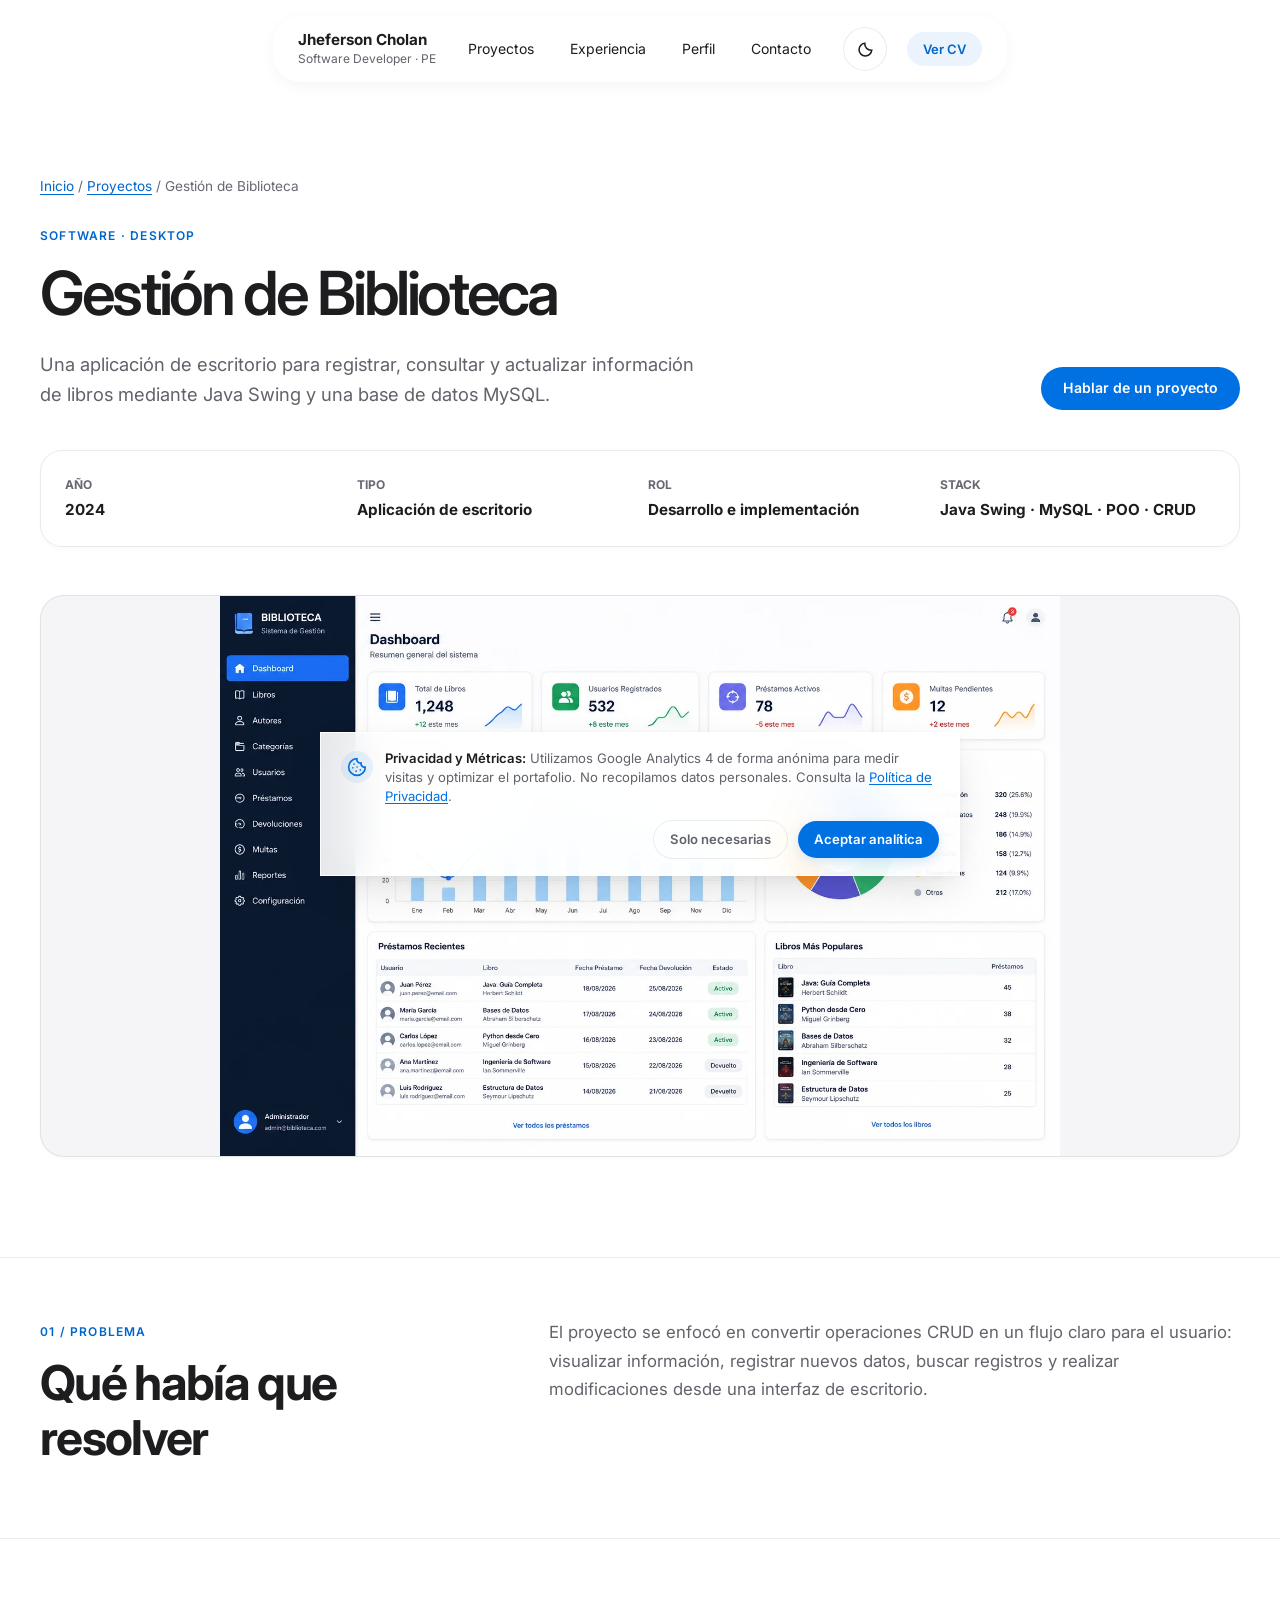
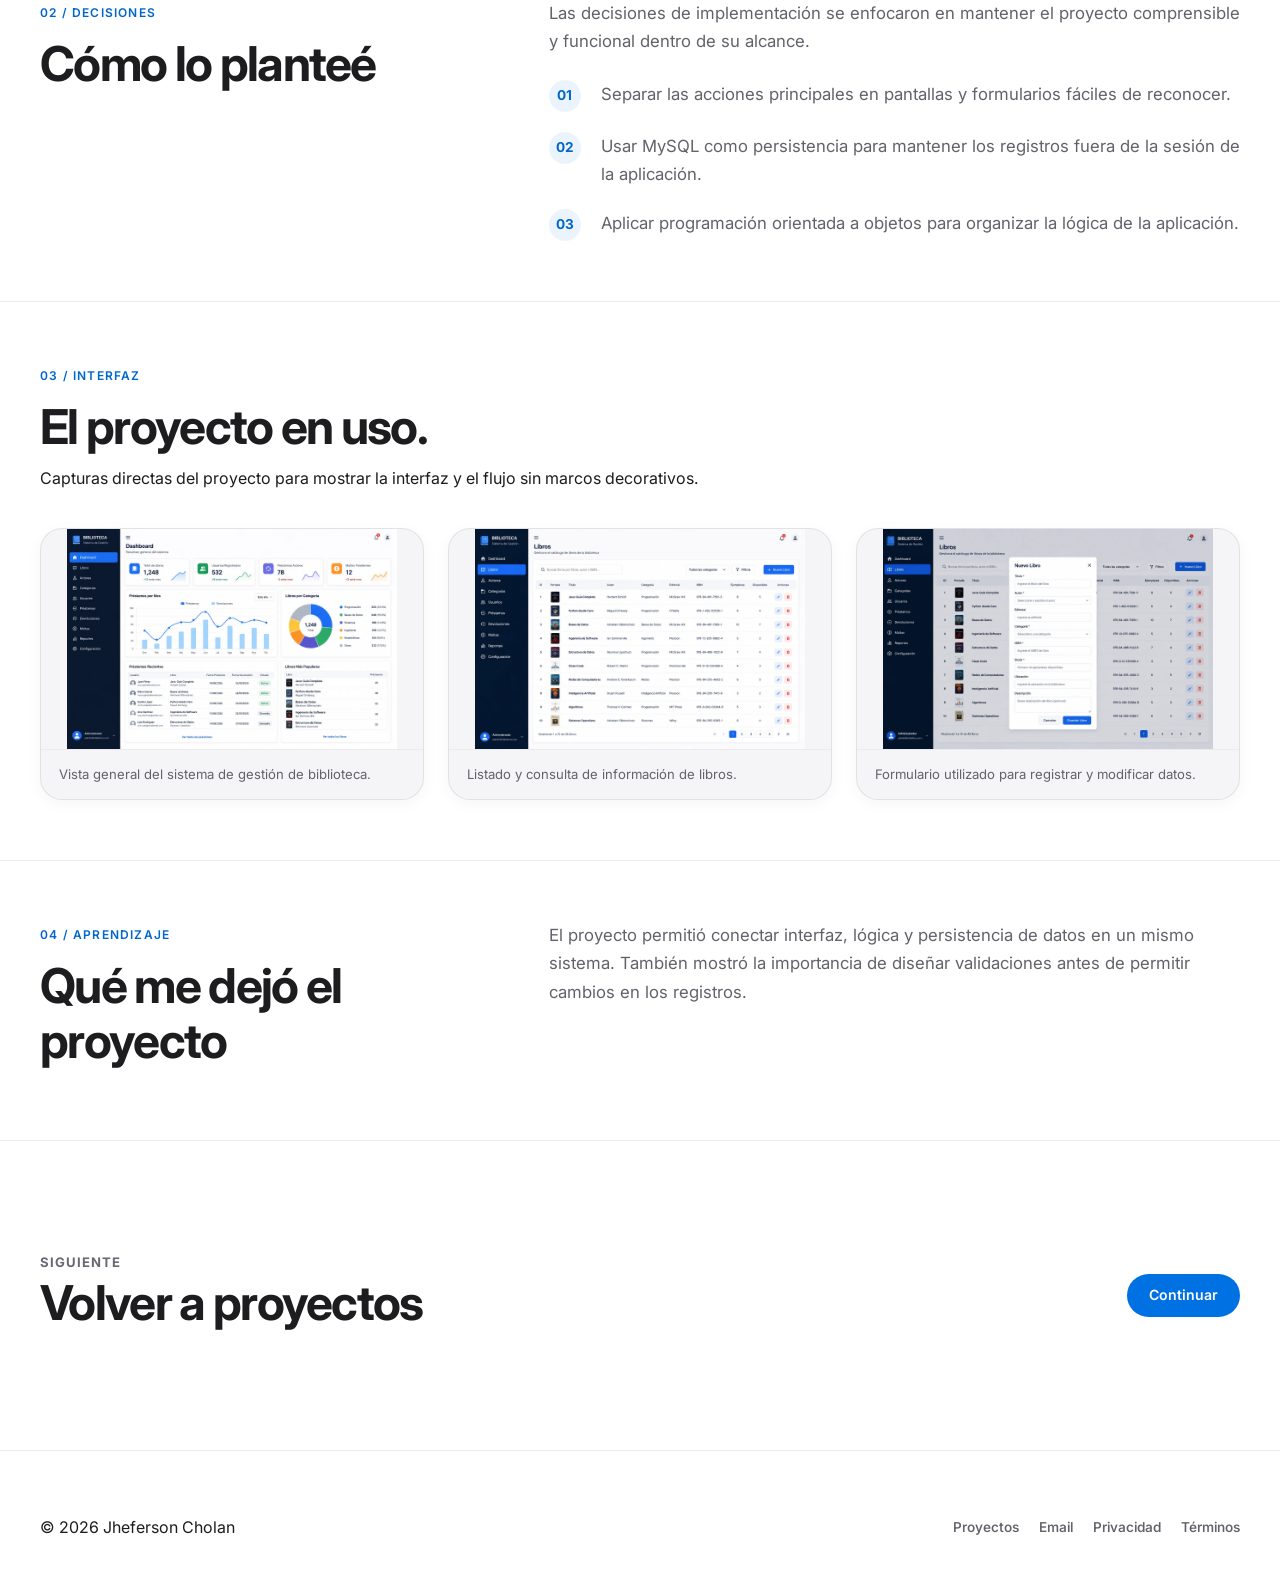
<file: work/biblioteca.html>
<!doctype html>
<html lang="es" data-theme="light">
<head>
<meta charset="utf-8">
<meta name="viewport" content="width=device-width,initial-scale=1">
<title>Gestión de Biblioteca — Case Study | Jheferson Cholan</title>
<meta name="description" content="Caso de estudio de Gestión de Biblioteca: aplicación de escritorio desarrollada en Java y MySQL por Jheferson Cholan para control de préstamos y catálogo.">
<meta name="robots" content="index,follow">
<link rel="canonical" href="https://jrcholan.lat/work/biblioteca.html">
<meta name="theme-color" content="#FFFFFF" id="themeColorMeta">
<script>(function(){var theme=window.matchMedia('(prefers-color-scheme: dark)').matches?'dark':'light';try{var saved=localStorage.getItem('theme');if(saved==='dark'||saved==='light')theme=saved;}catch(e){}document.documentElement.setAttribute('data-theme',theme);var meta=document.getElementById('themeColorMeta');if(meta)meta.content=theme==='dark'?'#050507':'#FFFFFF';})();</script>
<meta property="og:type" content="article">
<meta property="og:url" content="https://jrcholan.lat/work/biblioteca.html">
<meta property="og:locale" content="es_PE">
<meta property="og:site_name" content="JRCHOLAN - Jheferson Cholan">
<meta property="og:title" content="Gestión de Biblioteca — Case Study | Jheferson Cholan">
<meta property="og:description" content="Caso de estudio de Gestión de Biblioteca: aplicación de escritorio desarrollada en Java y MySQL por Jheferson Cholan para control de préstamos y catálogo.">
<meta property="og:image" content="https://jrcholan.lat/assets/images/biblioteca-dashboard.webp">
<meta name="twitter:card" content="summary_large_image">
<meta name="twitter:title" content="Gestión de Biblioteca — Case Study | Jheferson Cholan">
<meta name="twitter:description" content="Caso de estudio de Gestión de Biblioteca: aplicación de escritorio desarrollada en Java y MySQL por Jheferson Cholan para control de préstamos y catálogo.">
<meta name="twitter:image" content="https://jrcholan.lat/assets/images/biblioteca-dashboard.webp">
<link rel="icon" type="image/x-icon" href="../favicon.ico">
<link rel="icon" type="image/png" sizes="16x16" href="../favicon-16x16.png">
<link rel="icon" type="image/png" sizes="32x32" href="../favicon-32x32.png">
<link rel="icon" type="image/png" sizes="48x48" href="../favicon-48x48.png">
<link rel="apple-touch-icon" sizes="180x180" href="../apple-touch-icon.png">
<link rel="manifest" href="../site.webmanifest">
<link rel="preconnect" href="https://fonts.googleapis.com">
<link rel="preconnect" href="https://fonts.gstatic.com" crossorigin>
<link href="https://fonts.googleapis.com/css2?family=Inter:wght@400;500;600;700;800&display=swap" rel="stylesheet">
<link rel="stylesheet" href="../styles.css?v=20261028-ga4">
<link rel="stylesheet" href="../assets/css/premium.css?v=20261028-ga4">
    <!-- Google Analytics 4 (GA4) with Consent Mode v2 -->
    <script async src="https://www.googletagmanager.com/gtag/js?id=G-PMS2X73B5Q"></script>
    <script>
        window.dataLayer = window.dataLayer || [];
        function gtag(){dataLayer.push(arguments);}

        // Google Consent Mode v2: default denied until explicit user consent
        (function() {
            var consentState = 'denied';
            try {
                if (localStorage.getItem('analytics_consent') === 'granted') {
                    consentState = 'granted';
                }
            } catch (e) {}

            gtag('consent', 'default', {
                'analytics_storage': consentState,
                'ad_storage': 'denied',
                'ad_user_data': 'denied',
                'ad_personalization': 'denied',
                'wait_for_update': 500
            });

            gtag('js', new Date());
            gtag('config', 'G-PMS2X73B5Q', {
                'anonymize_ip': true,
                'send_page_view': true
            });
        })();
    </script>
<!-- Structured Data (JSON-LD) -->
<script type="application/ld+json">
{
    "@context": "https://schema.org",
    "@type": "TechArticle",
    "@id": "https://jrcholan.lat/work/biblioteca.html#article",
    "url": "https://jrcholan.lat/work/biblioteca.html",
    "headline": "Gestión de Biblioteca — Case Study | Jheferson Cholan",
    "description": "Caso de estudio de Gestión de Biblioteca: aplicación de escritorio desarrollada en Java y MySQL por Jheferson Cholan para control de préstamos y catálogo.",
    "image": "https://jrcholan.lat/assets/images/biblioteca-dashboard.webp",
    "inLanguage": "es-PE",
    "author": {
        "@type": "Person",
        "name": "Jheferson Rafael Cholan Fernández",
        "url": "https://jrcholan.lat/"
    },
    "publisher": {
        "@type": "Person",
        "name": "Jheferson Rafael Cholan Fernández",
        "url": "https://jrcholan.lat/"
    }
}
</script>
</head>
<body class="case-page">
<a class="skip-link" href="#main">Saltar al contenido</a>
<header class="site-header">
<nav class="nav container" aria-label="Navegación principal">
<a class="brand" href="../index.html">
<strong>Jheferson Cholan</strong>
<span>Software Developer · PE</span>
</a>
<button class="nav-toggle" type="button" aria-label="Abrir menú" aria-expanded="false" aria-controls="main-nav">
<span class="toggle-bar">
</span>
<span class="toggle-bar">
</span>
</button>
<div class="nav-links" id="main-nav">
<a href="../index.html#projects">Proyectos</a>
<a href="../index.html#experience">Experiencia</a>
<a href="../index.html#about">Perfil</a>
<a href="../index.html#contact">Contacto</a>
</div>
<button class="theme-toggle" id="themeToggle" type="button" aria-label="Cambiar entre modo claro y oscuro" title="Cambiar tema">
<svg class="icon-sun" width="20" height="20" viewBox="0 0 24 24" fill="none" stroke="currentColor" stroke-width="1.8" stroke-linecap="round" aria-hidden="true">
<circle cx="12" cy="12" r="4"/>
<path d="M12 2v2m0 16v2M2 12h2m16 0h2M5 5l1.4 1.4m11.2 11.2L19 19M5 19l1.4-1.4M17.6 6.4 19 5"/>
</svg>
<svg class="icon-moon" width="20" height="20" viewBox="0 0 24 24" fill="none" stroke="currentColor" stroke-width="1.8" stroke-linecap="round" aria-hidden="true">
<path d="M20.8 13A9 9 0 0 1 11 3.2 9 9 0 1 0 20.8 13Z"/>
</svg>
</button>
<a class="nav-cta" href="../assets/docs/CV_JHEFERCHOLAN.pdf" target="_blank" rel="noopener noreferrer">Ver CV</a>
</nav>
</header>
<main id="main" tabindex="-1">
<section class="case-hero">
<div class="container">
<nav class="breadcrumb" aria-label="Ruta de navegación">
<a href="../index.html">Inicio</a> / <a href="../index.html#projects">Proyectos</a> / Gestión de Biblioteca</nav>
<p class="eyebrow">SOFTWARE · DESKTOP</p>
<h1 class="case-title">Gestión de Biblioteca</h1>
<div class="case-intro">
<p>Una aplicación de escritorio para registrar, consultar y actualizar información de libros mediante Java Swing y una base de datos MySQL.</p>
<a class="link-arrow" href="../index.html#contact">Hablar de un proyecto</a>
</div>
<div class="case-meta">
<div class="case-meta-item">
<span>Año</span>
<strong>2024</strong>
</div>
<div class="case-meta-item">
<span>Tipo</span>
<strong>Aplicación de escritorio</strong>
</div>
<div class="case-meta-item">
<span>Rol</span>
<strong>Desarrollo e implementación</strong>
</div>
<div class="case-meta-item">
<span>Stack</span>
<strong>Java Swing · MySQL · POO · CRUD</strong>
</div>
</div>
<figure class="case-cover">
<img src="../assets/images/biblioteca-dashboard.webp" decoding="async" alt="Vista principal de Gestión de Biblioteca" fetchpriority="high" width="1536" height="1024">
</figure>
</div>
</section>
<section class="case-section">
<div class="container case-grid">
<div>
<p class="eyebrow">01 / Problema</p>
<h2>Qué había que resolver</h2>
</div>
<div class="case-prose">
<p>El proyecto se enfocó en convertir operaciones CRUD en un flujo claro para el usuario: visualizar información, registrar nuevos datos, buscar registros y realizar modificaciones desde una interfaz de escritorio.</p>
</div>
</div>
</section>
<section class="case-section">
<div class="container case-grid">
<div>
<p class="eyebrow">02 / Decisiones</p>
<h2>Cómo lo planteé</h2>
</div>
<div class="case-prose">
<p>Las decisiones de implementación se enfocaron en mantener el proyecto comprensible y funcional dentro de su alcance.</p>
<ul class="case-list">
<li>
<span>01</span>
<div>Separar las acciones principales en pantallas y formularios fáciles de reconocer.</div>
</li>
<li>
<span>02</span>
<div>Usar MySQL como persistencia para mantener los registros fuera de la sesión de la aplicación.</div>
</li>
<li>
<span>03</span>
<div>Aplicar programación orientada a objetos para organizar la lógica de la aplicación.</div>
</li>
</ul>
</div>
</div>
</section>
<section class="case-section">
<div class="container">
<div class="section-head">
<div>
<p class="eyebrow">03 / Interfaz</p>
<h2>El proyecto en uso.</h2>
</div>
<p>Capturas directas del proyecto para mostrar la interfaz y el flujo sin marcos decorativos.</p>
</div>
<div class="gallery">
<figure>
<img src="../assets/images/biblioteca-dashboard.webp" alt="Vista general del sistema de gestión de biblioteca." loading="lazy" decoding="async" width="1536" height="1024">
<figcaption>Vista general del sistema de gestión de biblioteca.</figcaption>
</figure>
<figure>
<img src="../assets/images/biblioteca-libros.webp" alt="Listado y consulta de información de libros." loading="lazy" decoding="async" width="1536" height="1024">
<figcaption>Listado y consulta de información de libros.</figcaption>
</figure>
<figure>
<img src="../assets/images/biblioteca-formulario.webp" alt="Formulario utilizado para registrar y modificar datos." loading="lazy" decoding="async" width="1536" height="1024">
<figcaption>Formulario utilizado para registrar y modificar datos.</figcaption>
</figure>
</div>
</div>
</section>
<section class="case-section">
<div class="container case-grid">
<div>
<p class="eyebrow">04 / Aprendizaje</p>
<h2>Qué me dejó el proyecto</h2>
</div>
<div class="case-prose">
<p>El proyecto permitió conectar interfaz, lógica y persistencia de datos en un mismo sistema. También mostró la importancia de diseñar validaciones antes de permitir cambios en los registros.</p>
</div>
</div>
</section>
<section class="case-section">
<div class="container next-project">
<div>
<small>Siguiente</small>
<h2>Volver a proyectos</h2>
</div>
<a class="link-arrow" href="../index.html#projects">Continuar</a>
</div>
</section>
</main>
<footer class="site-footer">
<div class="container footer-inner">
<span>© <span data-year>2026</span> Jheferson Cholan</span>
<div class="footer-links">
<a href="../index.html#projects">Proyectos</a>
<a href="mailto:jheferson6666@gmail.com">Email</a>
<a href="../privacidad.html">Privacidad</a>
<a href="../terminos.html">Términos</a>
</div>
</div>
</footer>
<script src="../assets/js/main.js?v=20261028-ga4" defer>
</script>
</body>
</html>
</file>
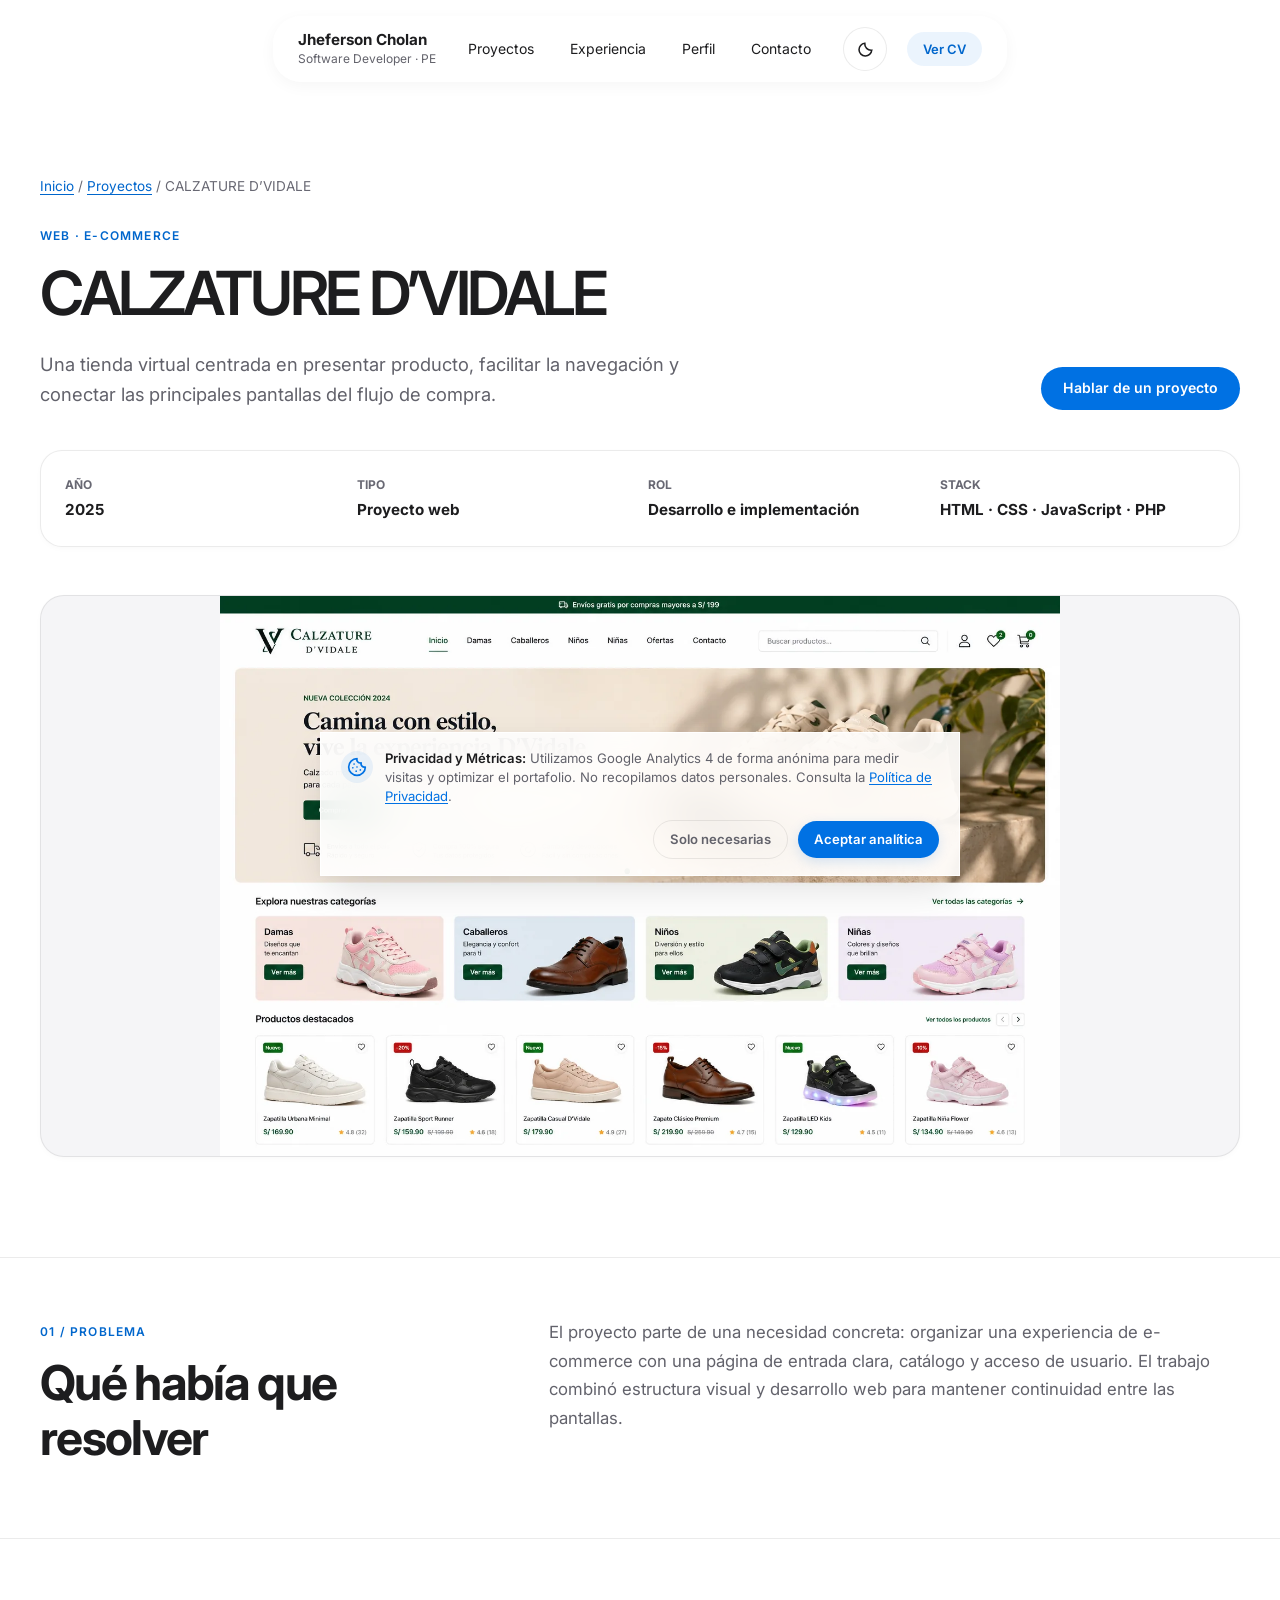
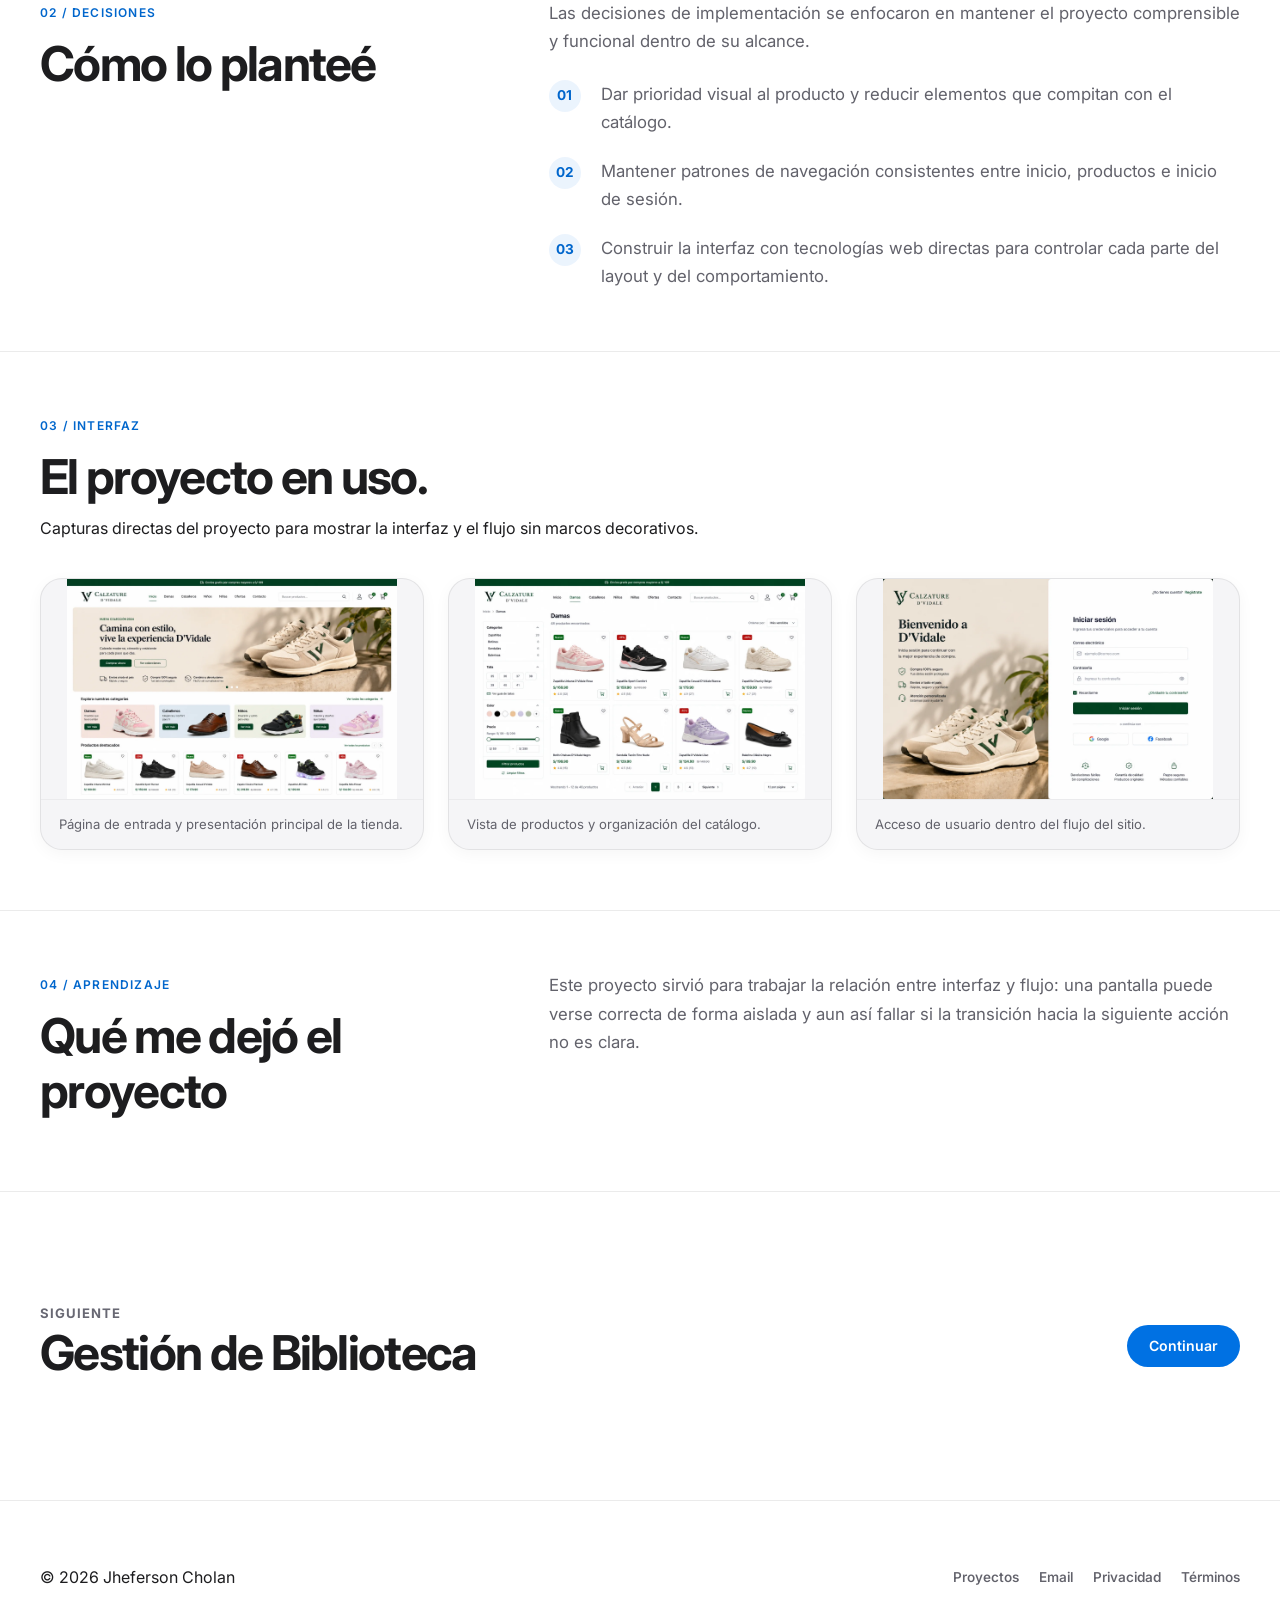
<file: work/calzature.html>
<!doctype html>
<html lang="es" data-theme="light">
<head>
<meta charset="utf-8">
<meta name="viewport" content="width=device-width,initial-scale=1">
<title>CALZATURE D’VIDALE — Case Study | Jheferson Cholan</title>
<meta name="description" content="Caso de estudio CALZATURE D’VIDALE: plataforma e-commerce con catálogo interactivo, gestión de productos y autenticación desarrollada por Jheferson Cholan.">
<meta name="robots" content="index,follow">
<link rel="canonical" href="https://jrcholan.lat/work/calzature.html">
<meta name="theme-color" content="#FFFFFF" id="themeColorMeta">
<script>(function(){var theme=window.matchMedia('(prefers-color-scheme: dark)').matches?'dark':'light';try{var saved=localStorage.getItem('theme');if(saved==='dark'||saved==='light')theme=saved;}catch(e){}document.documentElement.setAttribute('data-theme',theme);var meta=document.getElementById('themeColorMeta');if(meta)meta.content=theme==='dark'?'#050507':'#FFFFFF';})();</script>
<meta property="og:type" content="article">
<meta property="og:url" content="https://jrcholan.lat/work/calzature.html">
<meta property="og:locale" content="es_PE">
<meta property="og:site_name" content="JRCHOLAN - Jheferson Cholan">
<meta property="og:title" content="CALZATURE D’VIDALE — Case Study | Jheferson Cholan">
<meta property="og:description" content="Caso de estudio CALZATURE D’VIDALE: plataforma e-commerce con catálogo interactivo, gestión de productos y autenticación desarrollada por Jheferson Cholan.">
<meta property="og:image" content="https://jrcholan.lat/assets/images/ecommerce-home.webp">
<meta name="twitter:card" content="summary_large_image">
<meta name="twitter:title" content="CALZATURE D’VIDALE — Case Study | Jheferson Cholan">
<meta name="twitter:description" content="Caso de estudio CALZATURE D’VIDALE: plataforma e-commerce con catálogo interactivo, gestión de productos y autenticación desarrollada por Jheferson Cholan.">
<meta name="twitter:image" content="https://jrcholan.lat/assets/images/ecommerce-home.webp">
<link rel="icon" type="image/x-icon" href="../favicon.ico">
<link rel="icon" type="image/png" sizes="16x16" href="../favicon-16x16.png">
<link rel="icon" type="image/png" sizes="32x32" href="../favicon-32x32.png">
<link rel="icon" type="image/png" sizes="48x48" href="../favicon-48x48.png">
<link rel="apple-touch-icon" sizes="180x180" href="../apple-touch-icon.png">
<link rel="manifest" href="../site.webmanifest">
<link rel="preconnect" href="https://fonts.googleapis.com">
<link rel="preconnect" href="https://fonts.gstatic.com" crossorigin>
<link href="https://fonts.googleapis.com/css2?family=Inter:wght@400;500;600;700;800&display=swap" rel="stylesheet">
<link rel="stylesheet" href="../styles.css?v=20261028-ga4">
<link rel="stylesheet" href="../assets/css/premium.css?v=20261028-ga4">
    <!-- Google Analytics 4 (GA4) with Consent Mode v2 -->
    <script async src="https://www.googletagmanager.com/gtag/js?id=G-PMS2X73B5Q"></script>
    <script>
        window.dataLayer = window.dataLayer || [];
        function gtag(){dataLayer.push(arguments);}

        // Google Consent Mode v2: default denied until explicit user consent
        (function() {
            var consentState = 'denied';
            try {
                if (localStorage.getItem('analytics_consent') === 'granted') {
                    consentState = 'granted';
                }
            } catch (e) {}

            gtag('consent', 'default', {
                'analytics_storage': consentState,
                'ad_storage': 'denied',
                'ad_user_data': 'denied',
                'ad_personalization': 'denied',
                'wait_for_update': 500
            });

            gtag('js', new Date());
            gtag('config', 'G-PMS2X73B5Q', {
                'anonymize_ip': true,
                'send_page_view': true
            });
        })();
    </script>
<!-- Structured Data (JSON-LD) -->
<script type="application/ld+json">
{
    "@context": "https://schema.org",
    "@type": "TechArticle",
    "@id": "https://jrcholan.lat/work/calzature.html#article",
    "url": "https://jrcholan.lat/work/calzature.html",
    "headline": "CALZATURE D’VIDALE — Case Study | Jheferson Cholan",
    "description": "Caso de estudio CALZATURE D’VIDALE: plataforma e-commerce con catálogo interactivo, gestión de productos y autenticación desarrollada por Jheferson Cholan.",
    "image": "https://jrcholan.lat/assets/images/ecommerce-home.webp",
    "inLanguage": "es-PE",
    "author": {
        "@type": "Person",
        "name": "Jheferson Rafael Cholan Fernández",
        "url": "https://jrcholan.lat/"
    },
    "publisher": {
        "@type": "Person",
        "name": "Jheferson Rafael Cholan Fernández",
        "url": "https://jrcholan.lat/"
    }
}
</script>
</head>
<body class="case-page">
<a class="skip-link" href="#main">Saltar al contenido</a>
<header class="site-header">
<nav class="nav container" aria-label="Navegación principal">
<a class="brand" href="../index.html">
<strong>Jheferson Cholan</strong>
<span>Software Developer · PE</span>
</a>
<button class="nav-toggle" type="button" aria-label="Abrir menú" aria-expanded="false" aria-controls="main-nav">
<span class="toggle-bar">
</span>
<span class="toggle-bar">
</span>
</button>
<div class="nav-links" id="main-nav">
<a href="../index.html#projects">Proyectos</a>
<a href="../index.html#experience">Experiencia</a>
<a href="../index.html#about">Perfil</a>
<a href="../index.html#contact">Contacto</a>
</div>
<button class="theme-toggle" id="themeToggle" type="button" aria-label="Cambiar entre modo claro y oscuro" title="Cambiar tema">
<svg class="icon-sun" width="20" height="20" viewBox="0 0 24 24" fill="none" stroke="currentColor" stroke-width="1.8" stroke-linecap="round" aria-hidden="true">
<circle cx="12" cy="12" r="4"/>
<path d="M12 2v2m0 16v2M2 12h2m16 0h2M5 5l1.4 1.4m11.2 11.2L19 19M5 19l1.4-1.4M17.6 6.4 19 5"/>
</svg>
<svg class="icon-moon" width="20" height="20" viewBox="0 0 24 24" fill="none" stroke="currentColor" stroke-width="1.8" stroke-linecap="round" aria-hidden="true">
<path d="M20.8 13A9 9 0 0 1 11 3.2 9 9 0 1 0 20.8 13Z"/>
</svg>
</button>
<a class="nav-cta" href="../assets/docs/CV_JHEFERCHOLAN.pdf" target="_blank" rel="noopener noreferrer">Ver CV</a>
</nav>
</header>
<main id="main" tabindex="-1">
<section class="case-hero">
<div class="container">
<nav class="breadcrumb" aria-label="Ruta de navegación">
<a href="../index.html">Inicio</a> / <a href="../index.html#projects">Proyectos</a> / CALZATURE D’VIDALE</nav>
<p class="eyebrow">WEB · E-COMMERCE</p>
<h1 class="case-title">CALZATURE D’VIDALE</h1>
<div class="case-intro">
<p>Una tienda virtual centrada en presentar producto, facilitar la navegación y conectar las principales pantallas del flujo de compra.</p>
<a class="link-arrow" href="../index.html#contact">Hablar de un proyecto</a>
</div>
<div class="case-meta">
<div class="case-meta-item">
<span>Año</span>
<strong>2025</strong>
</div>
<div class="case-meta-item">
<span>Tipo</span>
<strong>Proyecto web</strong>
</div>
<div class="case-meta-item">
<span>Rol</span>
<strong>Desarrollo e implementación</strong>
</div>
<div class="case-meta-item">
<span>Stack</span>
<strong>HTML · CSS · JavaScript · PHP</strong>
</div>
</div>
<figure class="case-cover">
<img src="../assets/images/ecommerce-home.webp" decoding="async" alt="Vista principal de CALZATURE D’VIDALE" fetchpriority="high" width="1536" height="1024">
</figure>
</div>
</section>
<section class="case-section">
<div class="container case-grid">
<div>
<p class="eyebrow">01 / Problema</p>
<h2>Qué había que resolver</h2>
</div>
<div class="case-prose">
<p>El proyecto parte de una necesidad concreta: organizar una experiencia de e-commerce con una página de entrada clara, catálogo y acceso de usuario. El trabajo combinó estructura visual y desarrollo web para mantener continuidad entre las pantallas.</p>
</div>
</div>
</section>
<section class="case-section">
<div class="container case-grid">
<div>
<p class="eyebrow">02 / Decisiones</p>
<h2>Cómo lo planteé</h2>
</div>
<div class="case-prose">
<p>Las decisiones de implementación se enfocaron en mantener el proyecto comprensible y funcional dentro de su alcance.</p>
<ul class="case-list">
<li>
<span>01</span>
<div>Dar prioridad visual al producto y reducir elementos que compitan con el catálogo.</div>
</li>
<li>
<span>02</span>
<div>Mantener patrones de navegación consistentes entre inicio, productos e inicio de sesión.</div>
</li>
<li>
<span>03</span>
<div>Construir la interfaz con tecnologías web directas para controlar cada parte del layout y del comportamiento.</div>
</li>
</ul>
</div>
</div>
</section>
<section class="case-section">
<div class="container">
<div class="section-head">
<div>
<p class="eyebrow">03 / Interfaz</p>
<h2>El proyecto en uso.</h2>
</div>
<p>Capturas directas del proyecto para mostrar la interfaz y el flujo sin marcos decorativos.</p>
</div>
<div class="gallery">
<figure>
<img src="../assets/images/ecommerce-home.webp" alt="Página de entrada y presentación principal de la tienda." loading="lazy" decoding="async" width="1536" height="1024">
<figcaption>Página de entrada y presentación principal de la tienda.</figcaption>
</figure>
<figure>
<img src="../assets/images/ecommerce-productos.webp" alt="Vista de productos y organización del catálogo." loading="lazy" decoding="async" width="1536" height="1024">
<figcaption>Vista de productos y organización del catálogo.</figcaption>
</figure>
<figure>
<img src="../assets/images/ecommerce-login.webp" alt="Acceso de usuario dentro del flujo del sitio." loading="lazy" decoding="async" width="1536" height="1024">
<figcaption>Acceso de usuario dentro del flujo del sitio.</figcaption>
</figure>
</div>
</div>
</section>
<section class="case-section">
<div class="container case-grid">
<div>
<p class="eyebrow">04 / Aprendizaje</p>
<h2>Qué me dejó el proyecto</h2>
</div>
<div class="case-prose">
<p>Este proyecto sirvió para trabajar la relación entre interfaz y flujo: una pantalla puede verse correcta de forma aislada y aun así fallar si la transición hacia la siguiente acción no es clara.</p>
</div>
</div>
</section>
<section class="case-section">
<div class="container next-project">
<div>
<small>Siguiente</small>
<h2>Gestión de Biblioteca</h2>
</div>
<a class="link-arrow" href="biblioteca.html">Continuar</a>
</div>
</section>
</main>
<footer class="site-footer">
<div class="container footer-inner">
<span>© <span data-year>2026</span> Jheferson Cholan</span>
<div class="footer-links">
<a href="../index.html#projects">Proyectos</a>
<a href="mailto:jheferson6666@gmail.com">Email</a>
<a href="../privacidad.html">Privacidad</a>
<a href="../terminos.html">Términos</a>
</div>
</div>
</footer>
<script src="../assets/js/main.js?v=20261028-ga4" defer>
</script>
</body>
</html>
</file>
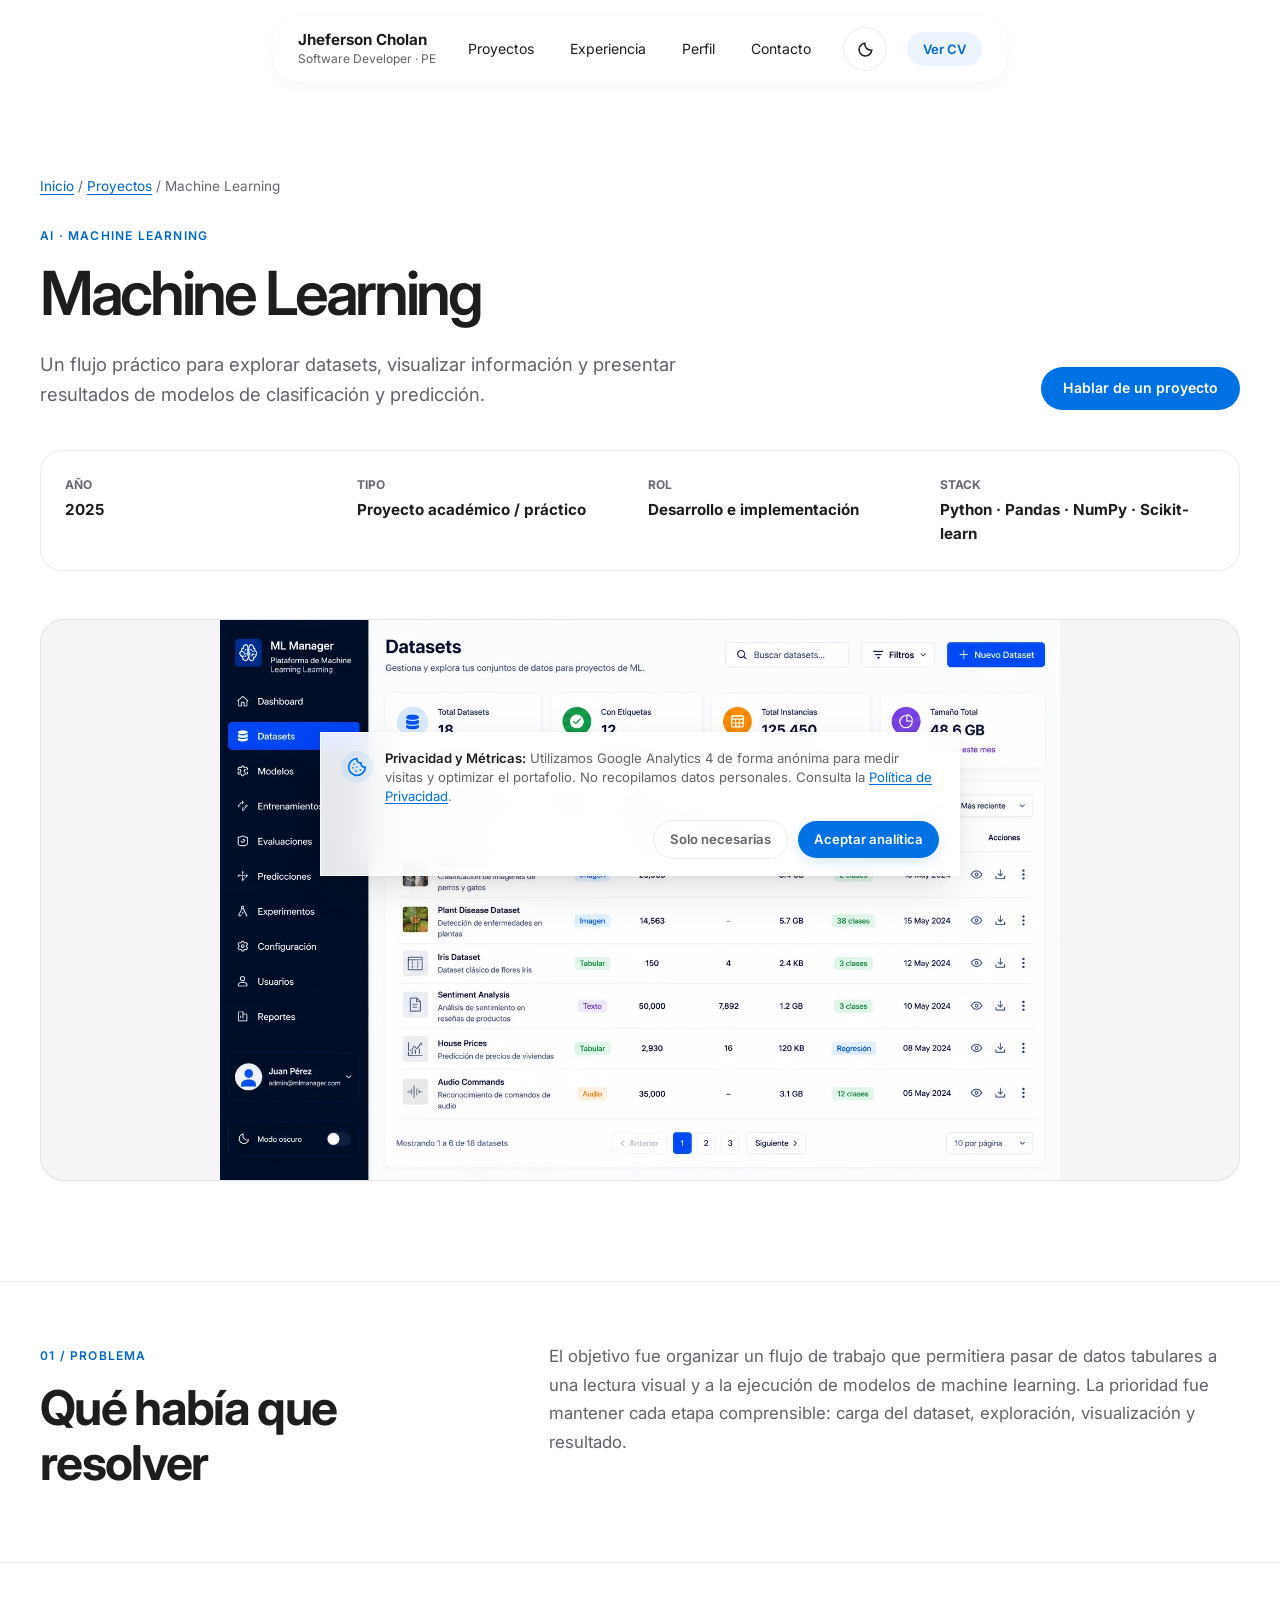
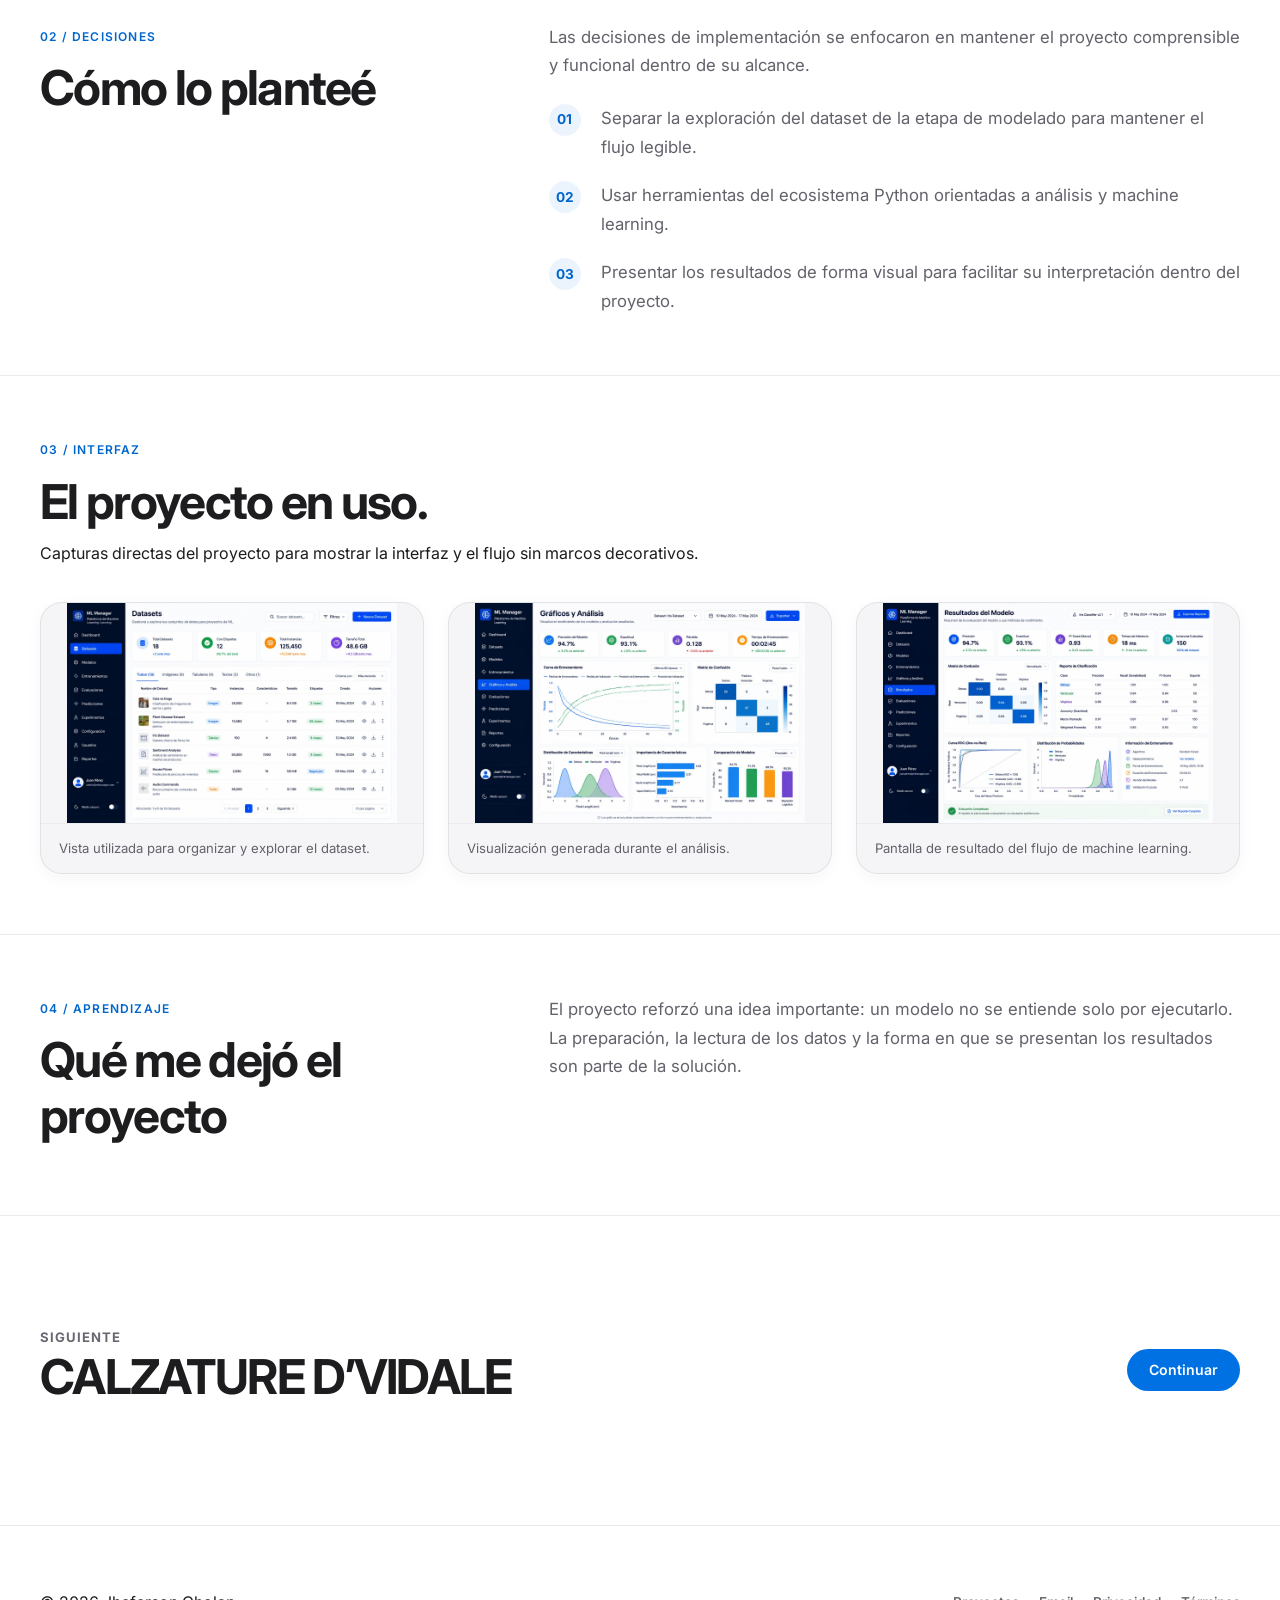
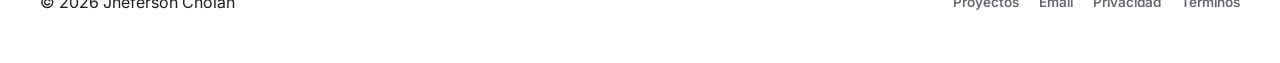
<file: work/machine-learning.html>
<!doctype html>
<html lang="es" data-theme="light">
<head>
<meta charset="utf-8">
<meta name="viewport" content="width=device-width,initial-scale=1">
<title>Machine Learning — Case Study | Jheferson Cholan</title>
<meta name="description" content="Caso de estudio de Machine Learning: análisis exploratorio y modelos predictivos con Python, Pandas, NumPy y Scikit-learn desarrollados por Jheferson Cholan.">
<meta name="robots" content="index,follow">
<link rel="canonical" href="https://jrcholan.lat/work/machine-learning.html">
<meta name="theme-color" content="#FFFFFF" id="themeColorMeta">
<script>(function(){var theme=window.matchMedia('(prefers-color-scheme: dark)').matches?'dark':'light';try{var saved=localStorage.getItem('theme');if(saved==='dark'||saved==='light')theme=saved;}catch(e){}document.documentElement.setAttribute('data-theme',theme);var meta=document.getElementById('themeColorMeta');if(meta)meta.content=theme==='dark'?'#050507':'#FFFFFF';})();</script>
<meta property="og:type" content="article">
<meta property="og:url" content="https://jrcholan.lat/work/machine-learning.html">
<meta property="og:locale" content="es_PE">
<meta property="og:site_name" content="JRCHOLAN - Jheferson Cholan">
<meta property="og:title" content="Machine Learning — Case Study | Jheferson Cholan">
<meta property="og:description" content="Caso de estudio de Machine Learning: análisis exploratorio y modelos predictivos con Python, Pandas, NumPy y Scikit-learn desarrollados por Jheferson Cholan.">
<meta property="og:image" content="https://jrcholan.lat/assets/images/ml-dataset.webp">
<meta name="twitter:card" content="summary_large_image">
<meta name="twitter:title" content="Machine Learning — Case Study | Jheferson Cholan">
<meta name="twitter:description" content="Caso de estudio de Machine Learning: análisis exploratorio y modelos predictivos con Python, Pandas, NumPy y Scikit-learn desarrollados por Jheferson Cholan.">
<meta name="twitter:image" content="https://jrcholan.lat/assets/images/ml-dataset.webp">
<link rel="icon" type="image/x-icon" href="../favicon.ico">
<link rel="icon" type="image/png" sizes="16x16" href="../favicon-16x16.png">
<link rel="icon" type="image/png" sizes="32x32" href="../favicon-32x32.png">
<link rel="icon" type="image/png" sizes="48x48" href="../favicon-48x48.png">
<link rel="apple-touch-icon" sizes="180x180" href="../apple-touch-icon.png">
<link rel="manifest" href="../site.webmanifest">
<link rel="preconnect" href="https://fonts.googleapis.com">
<link rel="preconnect" href="https://fonts.gstatic.com" crossorigin>
<link href="https://fonts.googleapis.com/css2?family=Inter:wght@400;500;600;700;800&display=swap" rel="stylesheet">
<link rel="stylesheet" href="../styles.css?v=20261028-ga4">
<link rel="stylesheet" href="../assets/css/premium.css?v=20261028-ga4">
    <!-- Google Analytics 4 (GA4) with Consent Mode v2 -->
    <script async src="https://www.googletagmanager.com/gtag/js?id=G-PMS2X73B5Q"></script>
    <script>
        window.dataLayer = window.dataLayer || [];
        function gtag(){dataLayer.push(arguments);}

        // Google Consent Mode v2: default denied until explicit user consent
        (function() {
            var consentState = 'denied';
            try {
                if (localStorage.getItem('analytics_consent') === 'granted') {
                    consentState = 'granted';
                }
            } catch (e) {}

            gtag('consent', 'default', {
                'analytics_storage': consentState,
                'ad_storage': 'denied',
                'ad_user_data': 'denied',
                'ad_personalization': 'denied',
                'wait_for_update': 500
            });

            gtag('js', new Date());
            gtag('config', 'G-PMS2X73B5Q', {
                'anonymize_ip': true,
                'send_page_view': true
            });
        })();
    </script>
<!-- Structured Data (JSON-LD) -->
<script type="application/ld+json">
{
    "@context": "https://schema.org",
    "@type": "TechArticle",
    "@id": "https://jrcholan.lat/work/machine-learning.html#article",
    "url": "https://jrcholan.lat/work/machine-learning.html",
    "headline": "Machine Learning — Case Study | Jheferson Cholan",
    "description": "Caso de estudio de Machine Learning: análisis exploratorio y modelos predictivos con Python, Pandas, NumPy y Scikit-learn desarrollados por Jheferson Cholan.",
    "image": "https://jrcholan.lat/assets/images/ml-dataset.webp",
    "inLanguage": "es-PE",
    "author": {
        "@type": "Person",
        "name": "Jheferson Rafael Cholan Fernández",
        "url": "https://jrcholan.lat/"
    },
    "publisher": {
        "@type": "Person",
        "name": "Jheferson Rafael Cholan Fernández",
        "url": "https://jrcholan.lat/"
    }
}
</script>
</head>
<body class="case-page">
<a class="skip-link" href="#main">Saltar al contenido</a>
<header class="site-header">
<nav class="nav container" aria-label="Navegación principal">
<a class="brand" href="../index.html">
<strong>Jheferson Cholan</strong>
<span>Software Developer · PE</span>
</a>
<button class="nav-toggle" type="button" aria-label="Abrir menú" aria-expanded="false" aria-controls="main-nav">
<span class="toggle-bar">
</span>
<span class="toggle-bar">
</span>
</button>
<div class="nav-links" id="main-nav">
<a href="../index.html#projects">Proyectos</a>
<a href="../index.html#experience">Experiencia</a>
<a href="../index.html#about">Perfil</a>
<a href="../index.html#contact">Contacto</a>
</div>
<button class="theme-toggle" id="themeToggle" type="button" aria-label="Cambiar entre modo claro y oscuro" title="Cambiar tema">
<svg class="icon-sun" width="20" height="20" viewBox="0 0 24 24" fill="none" stroke="currentColor" stroke-width="1.8" stroke-linecap="round" aria-hidden="true">
<circle cx="12" cy="12" r="4"/>
<path d="M12 2v2m0 16v2M2 12h2m16 0h2M5 5l1.4 1.4m11.2 11.2L19 19M5 19l1.4-1.4M17.6 6.4 19 5"/>
</svg>
<svg class="icon-moon" width="20" height="20" viewBox="0 0 24 24" fill="none" stroke="currentColor" stroke-width="1.8" stroke-linecap="round" aria-hidden="true">
<path d="M20.8 13A9 9 0 0 1 11 3.2 9 9 0 1 0 20.8 13Z"/>
</svg>
</button>
<a class="nav-cta" href="../assets/docs/CV_JHEFERCHOLAN.pdf" target="_blank" rel="noopener noreferrer">Ver CV</a>
</nav>
</header>
<main id="main" tabindex="-1">
<section class="case-hero">
<div class="container">
<nav class="breadcrumb" aria-label="Ruta de navegación">
<a href="../index.html">Inicio</a> / <a href="../index.html#projects">Proyectos</a> / Machine Learning</nav>
<p class="eyebrow">AI · MACHINE LEARNING</p>
<h1 class="case-title">Machine Learning</h1>
<div class="case-intro">
<p>Un flujo práctico para explorar datasets, visualizar información y presentar resultados de modelos de clasificación y predicción.</p>
<a class="link-arrow" href="../index.html#contact">Hablar de un proyecto</a>
</div>
<div class="case-meta">
<div class="case-meta-item">
<span>Año</span>
<strong>2025</strong>
</div>
<div class="case-meta-item">
<span>Tipo</span>
<strong>Proyecto académico / práctico</strong>
</div>
<div class="case-meta-item">
<span>Rol</span>
<strong>Desarrollo e implementación</strong>
</div>
<div class="case-meta-item">
<span>Stack</span>
<strong>Python · Pandas · NumPy · Scikit-learn</strong>
</div>
</div>
<figure class="case-cover">
<img src="../assets/images/ml-dataset.webp" decoding="async" alt="Vista principal de Machine Learning" fetchpriority="high" width="1536" height="1024">
</figure>
</div>
</section>
<section class="case-section">
<div class="container case-grid">
<div>
<p class="eyebrow">01 / Problema</p>
<h2>Qué había que resolver</h2>
</div>
<div class="case-prose">
<p>El objetivo fue organizar un flujo de trabajo que permitiera pasar de datos tabulares a una lectura visual y a la ejecución de modelos de machine learning. La prioridad fue mantener cada etapa comprensible: carga del dataset, exploración, visualización y resultado.</p>
</div>
</div>
</section>
<section class="case-section">
<div class="container case-grid">
<div>
<p class="eyebrow">02 / Decisiones</p>
<h2>Cómo lo planteé</h2>
</div>
<div class="case-prose">
<p>Las decisiones de implementación se enfocaron en mantener el proyecto comprensible y funcional dentro de su alcance.</p>
<ul class="case-list">
<li>
<span>01</span>
<div>Separar la exploración del dataset de la etapa de modelado para mantener el flujo legible.</div>
</li>
<li>
<span>02</span>
<div>Usar herramientas del ecosistema Python orientadas a análisis y machine learning.</div>
</li>
<li>
<span>03</span>
<div>Presentar los resultados de forma visual para facilitar su interpretación dentro del proyecto.</div>
</li>
</ul>
</div>
</div>
</section>
<section class="case-section">
<div class="container">
<div class="section-head">
<div>
<p class="eyebrow">03 / Interfaz</p>
<h2>El proyecto en uso.</h2>
</div>
<p>Capturas directas del proyecto para mostrar la interfaz y el flujo sin marcos decorativos.</p>
</div>
<div class="gallery">
<figure>
<img src="../assets/images/ml-dataset.webp" alt="Vista utilizada para organizar y explorar el dataset." loading="lazy" decoding="async" width="1536" height="1024">
<figcaption>Vista utilizada para organizar y explorar el dataset.</figcaption>
</figure>
<figure>
<img src="../assets/images/ml-grafico.webp" alt="Visualización generada durante el análisis." loading="lazy" decoding="async" width="1536" height="1024">
<figcaption>Visualización generada durante el análisis.</figcaption>
</figure>
<figure>
<img src="../assets/images/ml-resultado.webp" alt="Pantalla de resultado del flujo de machine learning." loading="lazy" decoding="async" width="1536" height="1024">
<figcaption>Pantalla de resultado del flujo de machine learning.</figcaption>
</figure>
</div>
</div>
</section>
<section class="case-section">
<div class="container case-grid">
<div>
<p class="eyebrow">04 / Aprendizaje</p>
<h2>Qué me dejó el proyecto</h2>
</div>
<div class="case-prose">
<p>El proyecto reforzó una idea importante: un modelo no se entiende solo por ejecutarlo. La preparación, la lectura de los datos y la forma en que se presentan los resultados son parte de la solución.</p>
</div>
</div>
</section>
<section class="case-section">
<div class="container next-project">
<div>
<small>Siguiente</small>
<h2>CALZATURE D’VIDALE</h2>
</div>
<a class="link-arrow" href="calzature.html">Continuar</a>
</div>
</section>
</main>
<footer class="site-footer">
<div class="container footer-inner">
<span>© <span data-year>2026</span> Jheferson Cholan</span>
<div class="footer-links">
<a href="../index.html#projects">Proyectos</a>
<a href="mailto:jheferson6666@gmail.com">Email</a>
<a href="../privacidad.html">Privacidad</a>
<a href="../terminos.html">Términos</a>
</div>
</div>
</footer>
<script src="../assets/js/main.js?v=20261028-ga4" defer>
</script>
</body>
</html>
</file>
<file: styles.css>
/* ==========================================================================
   PORTAFOLIO PROFESIONAL - JRCHOLAN (Jheferson Cholan)
   Apple-Inspired Premium Minimalism + Liquid Glass + Editorial Design System
   ========================================================================== */

/* --------------------------------------------------------------------------
   1. DESIGN TOKENS & SYSTEM VARIABLES
   -------------------------------------------------------------------------- */
:root {
    /* Color Palette - Apple Light (Default) */
    --bg-primary: #FFFFFF;
    --bg-secondary: #F5F5F7;
    --bg-tertiary: #EDEDF0;

    --text-primary: #1D1D1F;
    --text-secondary: #6E6E73;
    --text-tertiary: #86868B;

    /* Apple Blue & Accents */
    --accent-blue: #0071E3;
    --accent-blue-hover: #0077ED;
    --accent-blue-active: #0062C4;
    --accent-blue-subtle: rgba(0, 113, 227, 0.08);
    --accent-blue-border: rgba(0, 113, 227, 0.22);
    --accent-blue-glow: rgba(0, 113, 227, 0.18);

    /* AI / Machine Learning Purple */
    --accent-ai: #7C3AED;
    --accent-ai-hover: #6D28D9;
    --accent-ai-subtle: rgba(124, 58, 237, 0.08);
    --accent-ai-glow: rgba(124, 58, 237, 0.2);

    /* Status Colors */
    --success: #34C759;
    --warning: #FF9500;
    --error: #FF3B30;

    /* System Borders */
    --border-color: rgba(0, 0, 0, 0.08);
    --border-subtle: rgba(0, 0, 0, 0.04);
    --border-hover: rgba(0, 113, 227, 0.35);

    /* Liquid Glass Composite - Light Mode */
    --glass-bg: rgba(255, 255, 255, 0.72);
    --glass-bg-subtle: rgba(255, 255, 255, 0.52);
    --glass-bg-card: rgba(255, 255, 255, 0.82);
    --glass-border: rgba(255, 255, 255, 0.65);
    --glass-border-outer: rgba(0, 0, 0, 0.06);
    --glass-highlight: inset 0 1px 0 0 rgba(255, 255, 255, 0.85);
    --glass-shadow: 0 12px 36px -6px rgba(0, 0, 0, 0.07), 0 4px 12px -2px rgba(0, 0, 0, 0.03);
    --glass-shadow-sm: 0 4px 16px rgba(0, 0, 0, 0.04);
    --glass-shadow-hover: 0 20px 48px -8px rgba(0, 0, 0, 0.12), 0 6px 16px rgba(0, 0, 0, 0.04);

    /* Layout & Sizing */
    --container: 1180px;
    --header-height: 76px;
    --radius-sm: 8px;
    --radius-md: 14px;
    --radius-lg: 22px;
    --radius-xl: 30px;
    --radius-pill: 9999px;

    /* Shadows */
    --shadow-sm: 0 2px 8px rgba(0, 0, 0, 0.04);
    --shadow-md: 0 8px 24px rgba(0, 0, 0, 0.06);
    --shadow-lg: 0 20px 48px rgba(0, 0, 0, 0.08);

    /* Dynamic Wallpapers - Apple Light */
    --hero-bg-overlay: linear-gradient(180deg, rgba(255, 255, 255, 0.72) 0%, rgba(245, 245, 247, 0.88) 100%);
    --hero-background: var(--hero-bg-overlay), url("assets/images/backgrounds/8.webp");
    --projects-bg-overlay: linear-gradient(180deg, rgba(255, 255, 255, 0.90) 0%, rgba(245, 245, 247, 0.95) 100%);
    --projects-background: var(--projects-bg-overlay), url("assets/images/backgrounds/9.webp");
    --scrollworld-bg-overlay: linear-gradient(180deg, rgba(255, 255, 255, 0.75) 0%, rgba(245, 245, 247, 0.90) 100%);
    --scrollworld-background: var(--scrollworld-bg-overlay), url("assets/images/backgrounds/10.webp");

    /* Solid Card Tokens - Apple Light */
    --card-bg: #FFFFFF;
    --card-border: rgba(0, 0, 0, 0.08);
    --card-shadow: 0 4px 20px -2px rgba(0, 0, 0, 0.05), 0 2px 6px -1px rgba(0, 0, 0, 0.03);
    --card-shadow-hover: 0 16px 36px -6px rgba(0, 0, 0, 0.09), 0 4px 12px -2px rgba(0, 0, 0, 0.04);

    /* Transitions & Curves */
    --ease-apple: cubic-bezier(0.16, 1, 0.3, 1);
    --duration-fast: 180ms;
    --duration-normal: 280ms;
    --duration-slow: 480ms;
}

/* --------------------------------------------------------------------------
   Dark Theme: [data-theme="dark"]
   -------------------------------------------------------------------------- */
[data-theme="dark"] {
    --bg-primary: #050507;
    --bg-secondary: #0D0D11;
    --bg-tertiary: #16161B;

    --text-primary: #F5F5F7;
    --text-secondary: #A1A1AA;
    --text-tertiary: #71717A;

    --accent-blue: #2997FF;
    --accent-blue-hover: #47A3FF;
    --accent-blue-active: #147CE5;
    --accent-blue-subtle: rgba(41, 151, 255, 0.14);
    --accent-blue-border: rgba(41, 151, 255, 0.3);
    --accent-blue-glow: rgba(41, 151, 255, 0.28);

    --accent-ai: #A78BFA;
    --accent-ai-hover: #C4B5FD;
    --accent-ai-subtle: rgba(167, 139, 250, 0.14);
    --accent-ai-glow: rgba(167, 139, 250, 0.25);

    --success: #30D158;
    --warning: #FF9F0A;
    --error: #FF453A;

    --border-color: rgba(255, 255, 255, 0.11);
    --border-subtle: rgba(255, 255, 255, 0.06);
    --border-hover: rgba(41, 151, 255, 0.45);

    /* Liquid Glass Composite - Dark Mode */
    --glass-bg: rgba(20, 20, 24, 0.65);
    --glass-bg-subtle: rgba(25, 25, 30, 0.48);
    --glass-bg-card: rgba(24, 24, 28, 0.72);
    --glass-border: rgba(255, 255, 255, 0.12);
    --glass-border-outer: rgba(0, 0, 0, 0.4);
    --glass-highlight: inset 0 1px 0 0 rgba(255, 255, 255, 0.15);
    --glass-shadow: 0 16px 44px -8px rgba(0, 0, 0, 0.6), 0 4px 14px -2px rgba(0, 0, 0, 0.3);
    --glass-shadow-sm: 0 4px 18px rgba(0, 0, 0, 0.4);
    --glass-shadow-hover: 0 24px 54px -10px rgba(0, 0, 0, 0.75), 0 8px 20px rgba(0, 0, 0, 0.45);

    --shadow-sm: 0 2px 10px rgba(0, 0, 0, 0.5);
    --shadow-md: 0 10px 30px rgba(0, 0, 0, 0.65);
    --shadow-lg: 0 24px 60px rgba(0, 0, 0, 0.8);

    /* Dynamic Wallpapers - Apple Dark */
    --hero-bg-overlay: linear-gradient(180deg, rgba(5, 5, 7, 0.45) 0%, rgba(5, 5, 7, 0.82) 100%);
    --hero-background: var(--hero-bg-overlay), url("assets/images/backgrounds/5.webp");
    --projects-bg-overlay: linear-gradient(180deg, rgba(5, 5, 7, 0.78) 0%, rgba(13, 13, 17, 0.92) 100%);
    --projects-background: var(--projects-bg-overlay), url("assets/images/backgrounds/6.webp");
    --scrollworld-bg-overlay: linear-gradient(180deg, rgba(5, 5, 7, 0.65) 0%, rgba(9, 14, 24, 0.88) 100%);
    --scrollworld-background: var(--scrollworld-bg-overlay), url("assets/images/backgrounds/7.webp");

    /* Solid Card Tokens - Apple Dark */
    --card-bg: #1C1C20;
    --card-border: rgba(255, 255, 255, 0.1);
    --card-shadow: 0 8px 24px -4px rgba(0, 0, 0, 0.5), 0 2px 8px -2px rgba(0, 0, 0, 0.35);
    --card-shadow-hover: 0 20px 44px -8px rgba(0, 0, 0, 0.7), 0 6px 16px -3px rgba(0, 0, 0, 0.45);
}

/* --------------------------------------------------------------------------
   2. RESET & FOUNDATIONS
   -------------------------------------------------------------------------- */
*, *::before, *::after {
    box-sizing: border-box;
    margin: 0;
    padding: 0;
}

html {
    scroll-behavior: smooth;
    scroll-padding-top: calc(var(--header-height) + 24px);
    -webkit-text-size-adjust: 100%;
}

body {
    background-color: var(--bg-primary);
    color: var(--text-primary);
    font-family: -apple-system, BlinkMacSystemFont, "SF Pro Display", "SF Pro Text", "Inter", system-ui, -apple-system, sans-serif;
    font-size: 16px;
    line-height: 1.6;
    overflow-x: hidden;
    -webkit-font-smoothing: antialiased;
    -moz-osx-font-smoothing: grayscale;
    transition: background-color var(--duration-normal) var(--ease-apple), color var(--duration-normal) var(--ease-apple);
}

body::selection {
    background: var(--accent-blue-subtle);
    color: var(--accent-blue);
}

img {
    display: block;
    max-width: 100%;
    height: auto;
}

a {
    color: inherit;
    text-decoration: none;
    transition: color var(--duration-fast) var(--ease-apple), opacity var(--duration-fast) var(--ease-apple);
}

button, input, textarea, select {
    font: inherit;
    color: inherit;
}

button, a {
    -webkit-tap-highlight-color: transparent;
}

/* --------------------------------------------------------------------------
   3. ACCESSIBILITY: SKIP LINK & FOCUS VISIBLE
   -------------------------------------------------------------------------- */
.skip-link {
    position: absolute;
    top: -9999px;
    left: 20px;
    z-index: 10000;
    padding: 12px 24px;
    background: var(--accent-blue);
    color: #FFFFFF;
    font-weight: 600;
    font-size: 0.9rem;
    border-radius: var(--radius-pill);
    box-shadow: var(--shadow-lg);
    transition: top var(--duration-fast) var(--ease-apple);
}

.skip-link:focus {
    top: 20px;
    outline: 3px solid #FFFFFF;
    outline-offset: 3px;
}

:focus-visible {
    outline: 2px solid var(--accent-blue);
    outline-offset: 3px;
}

/* --------------------------------------------------------------------------
   4. LIQUID GLASS SYSTEM (APPLE / MACOS TAHOE)
   -------------------------------------------------------------------------- */
.liquid-glass {
    background: var(--glass-bg);
    backdrop-filter: blur(24px) saturate(180%);
    -webkit-backdrop-filter: blur(24px) saturate(180%);
    border: 1px solid var(--glass-border);
    box-shadow: var(--glass-highlight), var(--glass-shadow);
    transition: transform var(--duration-normal) var(--ease-apple),
                box-shadow var(--duration-normal) var(--ease-apple),
                background-color var(--duration-normal) var(--ease-apple),
                border-color var(--duration-normal) var(--ease-apple);
}

.liquid-glass-subtle {
    background: var(--glass-bg-subtle);
    backdrop-filter: blur(18px) saturate(160%);
    -webkit-backdrop-filter: blur(18px) saturate(160%);
    border: 1px solid var(--border-color);
    box-shadow: var(--glass-highlight), var(--glass-shadow-sm);
    transition: transform var(--duration-normal) var(--ease-apple),
                box-shadow var(--duration-normal) var(--ease-apple),
                background-color var(--duration-normal) var(--ease-apple),
                border-color var(--duration-normal) var(--ease-apple);
}

/* --------------------------------------------------------------------------
   4.1 SOLID CARD SYSTEM (HIGH-CONTRAST LEGIBILITY)
   -------------------------------------------------------------------------- */
.card-solid {
    background-color: var(--card-bg) !important;
    border: 1px solid var(--card-border) !important;
    box-shadow: var(--card-shadow) !important;
    transition: transform var(--duration-normal) var(--ease-apple),
                box-shadow var(--duration-normal) var(--ease-apple),
                border-color var(--duration-normal) var(--ease-apple),
                background-color var(--duration-normal) var(--ease-apple);
}

.card-solid:hover {
    box-shadow: var(--card-shadow-hover) !important;
    border-color: var(--border-hover) !important;
}

/* --------------------------------------------------------------------------
   5. LAYOUT & CONTAINERS
   -------------------------------------------------------------------------- */
.container {
    width: min(var(--container), calc(100% - 48px));
    margin-inline: auto;
}

.section-anchor {
    scroll-margin-top: calc(var(--header-height) + 24px);
}

.section {
    padding: 110px 0;
    position: relative;
}

.section-muted {
    background-color: var(--bg-secondary);
    transition: background-color var(--duration-normal) var(--ease-apple);
}

/* --------------------------------------------------------------------------
   6. EDITORIAL TYPOGRAPHY & HEADINGS
   -------------------------------------------------------------------------- */
h1, h2, h3, h4, .brand-name, .proof-strip strong {
    font-family: -apple-system, BlinkMacSystemFont, "SF Pro Display", "Inter", sans-serif;
    color: var(--text-primary);
    line-height: 1.15;
}

h1 {
    font-size: clamp(2.4rem, 5.2vw, 4.3rem);
    font-weight: 800;
    letter-spacing: -0.04em;
    margin-bottom: 20px;
}

h2 {
    font-size: clamp(2rem, 3.8vw, 3rem);
    font-weight: 700;
    letter-spacing: -0.035em;
    margin-bottom: 12px;
}

h3 {
    font-size: 1.25rem;
    font-weight: 650;
    letter-spacing: -0.02em;
}

.text-gradient {
    background: linear-gradient(135deg, var(--accent-blue) 0%, #00C6FF 100%);
    -webkit-background-clip: text;
    background-clip: text;
    -webkit-text-fill-color: transparent;
    display: inline-block;
}

[data-theme="dark"] .text-gradient {
    background: linear-gradient(135deg, var(--accent-blue) 0%, #68D5FF 100%);
    -webkit-background-clip: text;
    background-clip: text;
    -webkit-text-fill-color: transparent;
}

.eyebrow {
    display: inline-flex;
    align-items: center;
    gap: 8px;
    margin-bottom: 14px;
    color: var(--accent-blue);
    font-size: 0.75rem;
    font-weight: 700;
    letter-spacing: 0.12em;
    text-transform: uppercase;
}

.eyebrow-dot {
    width: 7px;
    height: 7px;
    border-radius: 50%;
    background: var(--accent-blue);
    box-shadow: 0 0 0 3px var(--accent-blue-subtle);
}

.ai-eyebrow {
    color: var(--accent-ai);
}

.ai-eyebrow .eyebrow-dot {
    background: var(--accent-ai);
    box-shadow: 0 0 0 3px var(--accent-ai-subtle);
}

.split-heading {
    display: grid;
    grid-template-columns: minmax(0, 1fr) minmax(280px, 460px);
    align-items: end;
    gap: 48px;
    margin-bottom: 56px;
}

.section-intro {
    color: var(--text-secondary);
    font-size: 1.05rem;
    line-height: 1.6;
}

/* --------------------------------------------------------------------------
   7. BUTTONS & PILLS (APPLE STYLE)
   -------------------------------------------------------------------------- */
.button {
    display: inline-flex;
    align-items: center;
    justify-content: center;
    gap: 8px;
    min-height: 44px;
    padding: 10px 22px;
    border: 1px solid transparent;
    border-radius: var(--radius-pill);
    font-size: 0.88rem;
    font-weight: 600;
    cursor: pointer;
    text-decoration: none;
    transition: transform var(--duration-fast) var(--ease-apple),
                background-color var(--duration-fast) var(--ease-apple),
                border-color var(--duration-fast) var(--ease-apple),
                color var(--duration-fast) var(--ease-apple),
                box-shadow var(--duration-fast) var(--ease-apple);
}

.button svg, .button i {
    width: 16px;
    height: 16px;
    stroke-width: 2.2;
    flex-shrink: 0;
}

.button:hover {
    transform: translateY(-2px);
}

.button:active {
    transform: scale(0.97);
}

.button-pill {
    border-radius: var(--radius-pill);
}

.button-primary {
    background-color: var(--accent-blue);
    color: #FFFFFF;
    box-shadow: 0 4px 16px var(--accent-blue-glow);
}

.button-primary:hover {
    background-color: var(--accent-blue-hover);
    box-shadow: 0 8px 24px var(--accent-blue-glow);
}

.button-glass {
    background-color: var(--glass-bg);
    color: var(--text-primary);
    border-color: var(--border-color);
    backdrop-filter: blur(16px);
    -webkit-backdrop-filter: blur(16px);
    box-shadow: var(--shadow-sm);
}

.button-glass:hover {
    background-color: var(--bg-primary);
    border-color: var(--accent-blue);
    color: var(--accent-blue);
    box-shadow: var(--shadow-md);
}

.button-glass-subtle {
    background-color: var(--glass-bg-subtle);
    color: var(--text-secondary);
    border-color: var(--border-color);
    box-shadow: var(--shadow-sm);
}

.button-glass-subtle:hover {
    background-color: var(--glass-bg);
    color: var(--text-primary);
    border-color: var(--border-hover);
}

.button-small {
    min-height: 36px;
    padding: 6px 16px;
    font-size: 0.82rem;
}

/* --------------------------------------------------------------------------
   8. FLOATING CAPSULE NAVBAR (MACOS TAHOE / DYNAMIC ISLAND)
   -------------------------------------------------------------------------- */
.site-header {
    position: sticky;
    top: 14px;
    z-index: 1000;
    width: 100%;
    pointer-events: none;
}

.nav-capsule {
    pointer-events: auto;
    width: fit-content;
    max-width: min(1140px, calc(100% - 32px));
    margin-inline: auto;
    height: 58px;
    padding: 0 10px 0 16px;
    border-radius: var(--radius-pill);
    display: flex;
    align-items: center;
    gap: 16px;
}

.brand {
    display: inline-flex;
    align-items: center;
    gap: 10px;
    text-decoration: none;
    flex-shrink: 0;
}

.brand-logo {
    width: 34px;
    height: 34px;
    object-fit: contain;
    border-radius: 8px;
    transition: transform var(--duration-fast) var(--ease-apple);
}

.brand:hover .brand-logo {
    transform: scale(1.06);
}

.brand-copy {
    display: flex;
    flex-direction: column;
}

.brand-name {
    font-size: 0.96rem;
    font-weight: 750;
    letter-spacing: 0.05em;
    line-height: 1.1;
}

.brand-subtitle {
    color: var(--text-tertiary);
    font-size: 0.65rem;
    font-weight: 600;
    letter-spacing: 0.03em;
}

.nav-links {
    position: relative;
    display: flex;
    align-items: center;
    gap: 2px;
}

.nav-link {
    position: relative;
    z-index: 2;
    padding: 7px 14px;
    color: var(--text-secondary);
    font-size: 0.84rem;
    font-weight: 550;
    border-radius: var(--radius-pill);
    background: transparent;
    transition: color var(--duration-fast) var(--ease-apple);
}

.nav-link:hover {
    color: var(--text-primary);
}

.nav-link.active {
    color: var(--accent-blue);
    font-weight: 650;
}

/* --------------------------------------------------------------------------
   LIQUID GLASS WATER DROPLET (GUGHI GIANNATTASIO INSPIRATION)
   -------------------------------------------------------------------------- */
.nav-droplet {
    position: absolute;
    top: 0;
    left: 0;
    border-radius: var(--radius-pill);
    pointer-events: none;
    z-index: 1;
    opacity: 0;
    will-change: left, top, width, height, transform, opacity;
    transform-origin: center center;
    transition: left 380ms cubic-bezier(0.34, 1.56, 0.64, 1),
                top 380ms cubic-bezier(0.34, 1.56, 0.64, 1),
                width 380ms cubic-bezier(0.34, 1.56, 0.64, 1),
                height 380ms cubic-bezier(0.34, 1.56, 0.64, 1),
                transform 240ms cubic-bezier(0.34, 1.56, 0.64, 1),
                opacity var(--duration-fast) var(--ease-apple);
}

.nav-droplet.is-ready {
    opacity: 1;
}

/* Light Theme Droplet: high-surface-tension fluid glass bubble */
[data-theme="light"] .nav-droplet {
    background: rgba(255, 255, 255, 0.76);
    backdrop-filter: blur(16px) saturate(180%);
    -webkit-backdrop-filter: blur(16px) saturate(180%);
    border: 1px solid rgba(255, 255, 255, 0.80);
    box-shadow:
        inset 0 1.5px 2px 0 rgba(255, 255, 255, 0.95),
        inset 0 -1.5px 2px 0 rgba(0, 0, 0, 0.05),
        0 4px 14px -1px var(--accent-blue-glow),
        0 2px 6px -1px rgba(0, 0, 0, 0.04);
}

/* Dark Theme Droplet: deep refractive liquid glass bubble with subtle neon edge */
[data-theme="dark"] .nav-droplet {
    background: rgba(255, 255, 255, 0.12);
    backdrop-filter: blur(16px) saturate(180%);
    -webkit-backdrop-filter: blur(16px) saturate(180%);
    border: 1px solid rgba(255, 255, 255, 0.22);
    box-shadow:
        inset 0 1.5px 2px 0 rgba(255, 255, 255, 0.40),
        inset 0 -1px 2px 0 rgba(0, 0, 0, 0.45),
        0 4px 18px -2px var(--accent-blue-glow),
        0 0 10px 1px rgba(41, 151, 255, 0.14);
}

/* Droplet Specular Reflection Arc */
.nav-droplet::before {
    content: "";
    position: absolute;
    top: 2px;
    left: 12%;
    right: 12%;
    height: 38%;
    border-radius: var(--radius-pill);
    background: linear-gradient(180deg, rgba(255, 255, 255, 0.55) 0%, rgba(255, 255, 255, 0) 100%);
    pointer-events: none;
    opacity: 0.8;
}

[data-theme="dark"] .nav-droplet::before {
    background: linear-gradient(180deg, rgba(255, 255, 255, 0.35) 0%, rgba(255, 255, 255, 0) 100%);
    opacity: 0.6;
}

.nav-droplet.stretch-right {
    transform-origin: left center;
}

.nav-droplet.stretch-left {
    transform-origin: right center;
}

@media (prefers-reduced-motion: reduce) {
    .nav-droplet {
        transition: none !important;
    }
}

/* Subnavigation Dropdown: Más ▾ */
.nav-dropdown-wrapper {
    position: relative;
    display: inline-flex;
    align-items: center;
}

.nav-dropdown-btn {
    display: inline-flex;
    align-items: center;
    gap: 4px;
    border: 0;
    background: transparent;
    cursor: pointer;
    color: var(--text-secondary);
    font-size: 0.84rem;
    font-weight: 550;
    padding: 7px 12px;
    border-radius: var(--radius-pill);
    transition: color var(--duration-fast) var(--ease-apple),
                background-color var(--duration-fast) var(--ease-apple);
}

.nav-dropdown-btn:hover,
.nav-dropdown-btn[aria-expanded="true"],
.nav-dropdown-btn.active {
    color: var(--text-primary);
    background-color: var(--accent-blue-subtle);
}

.dropdown-chevron {
    width: 14px;
    height: 14px;
    stroke-width: 2.2;
    transition: transform var(--duration-fast) var(--ease-apple);
}

.nav-dropdown-btn[aria-expanded="true"] .dropdown-chevron {
    transform: rotate(180deg);
}

.nav-dropdown-menu {
    position: absolute;
    top: calc(100% + 10px);
    right: 0;
    min-width: 210px;
    padding: 8px;
    border-radius: var(--radius-md);
    display: flex;
    flex-direction: column;
    gap: 2px;
    opacity: 0;
    visibility: hidden;
    pointer-events: none;
    transform: translateY(-8px) scale(0.96);
    transform-origin: top right;
    transition: opacity var(--duration-fast) var(--ease-apple),
                transform var(--duration-fast) var(--ease-apple),
                visibility var(--duration-fast);
    z-index: 1050;
}

.nav-dropdown-menu.open {
    opacity: 1;
    visibility: visible;
    pointer-events: auto;
    transform: translateY(0) scale(1);
}

.dropdown-link {
    display: flex;
    align-items: center;
    gap: 10px;
    padding: 8px 12px;
    font-size: 0.84rem;
    font-weight: 550;
    color: var(--text-secondary);
    border-radius: var(--radius-sm);
    transition: color var(--duration-fast) var(--ease-apple),
                background-color var(--duration-fast) var(--ease-apple),
                transform var(--duration-fast) var(--ease-apple);
}

.dropdown-link svg,
.dropdown-link i {
    width: 16px;
    height: 16px;
    color: var(--accent-blue);
    flex-shrink: 0;
}

.dropdown-link:hover {
    color: var(--text-primary);
    background-color: var(--accent-blue-subtle);
    transform: translateX(3px);
}

.dropdown-link.active {
    color: var(--accent-blue);
    background-color: var(--accent-blue-subtle);
    font-weight: 650;
}

.nav-actions {
    display: flex;
    align-items: center;
    gap: 8px;
    margin-left: auto;
    flex-shrink: 0;
}

/* Theme Switcher Button */
.theme-toggle {
    width: 36px;
    height: 36px;
    border-radius: 50%;
    border: 1px solid var(--border-color);
    background: var(--glass-bg-subtle);
    color: var(--text-primary);
    display: inline-flex;
    align-items: center;
    justify-content: center;
    cursor: pointer;
    position: relative;
    transition: transform var(--duration-fast) var(--ease-apple),
                background-color var(--duration-fast) var(--ease-apple),
                border-color var(--duration-fast) var(--ease-apple);
}

.theme-toggle:hover {
    transform: scale(1.08);
    border-color: var(--accent-blue);
}

.theme-toggle svg, .theme-toggle i {
    width: 17px;
    height: 17px;
    stroke-width: 2.2;
    transition: transform var(--duration-fast) var(--ease-apple), opacity var(--duration-fast) var(--ease-apple);
}

/* Icon Switching */
[data-theme="light"] .theme-toggle .icon-sun {
    display: none;
}
[data-theme="light"] .theme-toggle .icon-moon {
    display: block;
}
[data-theme="dark"] .theme-toggle .icon-sun {
    display: block;
}
[data-theme="dark"] .theme-toggle .icon-moon {
    display: none;
}

.nav-toggle {
    display: none;
    border: 0;
    background: transparent;
    padding: 8px;
    color: var(--text-primary);
    cursor: pointer;
    border-radius: var(--radius-sm);
}

.toggle-bar {
    display: block;
    width: 20px;
    height: 2px;
    margin: 4px 0;
    background: currentColor;
    border-radius: 2px;
    transition: transform var(--duration-fast) var(--ease-apple), opacity var(--duration-fast) var(--ease-apple);
}

.nav-toggle.active .toggle-bar:nth-child(1) {
    transform: translateY(6px) rotate(45deg);
}

.nav-toggle.active .toggle-bar:nth-child(2) {
    opacity: 0;
}

.nav-toggle.active .toggle-bar:nth-child(3) {
    transform: translateY(-6px) rotate(-45deg);
}

/* Mobile Drawer Base */
.mobile-drawer {
    display: none;
}

/* --------------------------------------------------------------------------
   9. HERO SECTION (CINEMATIC APPLE SPOTLIGHT)
   -------------------------------------------------------------------------- */
.hero {
    position: relative;
    min-height: max(720px, calc(100vh - 100px));
    padding: 110px 0 60px;
    display: flex;
    flex-direction: column;
    justify-content: center;
    overflow: hidden;
    background-image: var(--hero-background);
    background-size: cover;
    background-position: center;
    background-repeat: no-repeat;
    transition: background-image var(--duration-normal) var(--ease-apple),
                background-color var(--duration-normal) var(--ease-apple);
}

.hero-ambient {
    position: absolute;
    inset: 0;
    z-index: 0;
    pointer-events: none;
    overflow: hidden;
}

.ambient-glow {
    position: absolute;
    border-radius: 50%;
    filter: blur(100px);
    opacity: 0.45;
    pointer-events: none;
}

.ambient-glow-primary {
    top: -10%;
    left: 45%;
    width: 600px;
    height: 480px;
    background: radial-gradient(circle, var(--accent-blue-glow) 0%, rgba(0, 113, 227, 0) 70%);
}

.ambient-glow-secondary {
    top: 20%;
    right: 5%;
    width: 480px;
    height: 420px;
    background: radial-gradient(circle, var(--accent-ai-glow) 0%, rgba(124, 58, 237, 0) 70%);
}

.hero-grid-pattern {
    position: absolute;
    inset: 0;
    opacity: 0.15;
    background-image: radial-gradient(var(--text-tertiary) 1px, transparent 1px);
    background-size: 32px 32px;
    mask-image: radial-gradient(ellipse at center, rgba(0,0,0,1) 30%, rgba(0,0,0,0) 80%);
    -webkit-mask-image: radial-gradient(ellipse at center, rgba(0,0,0,1) 30%, rgba(0,0,0,0) 80%);
}

.hero-grid {
    position: relative;
    z-index: 1;
    display: grid;
    grid-template-columns: minmax(0, 1.25fr) minmax(360px, 0.95fr);
    align-items: center;
    gap: 48px;
}

.status-pill {
    display: inline-flex;
    align-items: center;
    gap: 10px;
    padding: 6px 14px;
    border-radius: var(--radius-pill);
    font-size: 0.78rem;
    font-weight: 600;
    color: var(--text-secondary);
    margin-bottom: 22px;
}

.status-dot {
    width: 8px;
    height: 8px;
    border-radius: 50%;
    background-color: var(--success);
    box-shadow: 0 0 0 3px rgba(52, 199, 89, 0.25);
    animation: statusPulse 2.4s infinite var(--ease-apple);
}

@keyframes statusPulse {
    0%, 100% { transform: scale(1); opacity: 1; }
    50% { transform: scale(1.2); opacity: 0.75; }
}

.hero-kicker {
    font-size: 0.75rem;
    font-weight: 700;
    letter-spacing: 0.12em;
    color: var(--accent-blue);
    margin-bottom: 8px;
}

.hero-name {
    font-size: 1.15rem;
    font-weight: 700;
    color: var(--text-primary);
    margin-bottom: 8px;
}

.hero-lead {
    max-width: 580px;
    margin-bottom: 32px;
    color: var(--text-secondary);
    font-size: 1.12rem;
    line-height: 1.65;
}

.hero-actions {
    display: flex;
    align-items: center;
    gap: 12px;
    margin-bottom: 36px;
    flex-wrap: wrap;
}

.hero-footer {
    padding-top: 24px;
    border-top: 1px solid var(--border-color);
}

.social-links {
    display: flex;
    align-items: center;
    gap: 10px;
    flex-wrap: wrap;
}

.social-pill {
    display: inline-flex;
    align-items: center;
    gap: 8px;
    padding: 7px 16px;
    border-radius: var(--radius-pill);
    font-size: 0.82rem;
    font-weight: 600;
    color: var(--text-secondary);
}

.social-pill svg, .social-pill i {
    width: 15px;
    height: 15px;
}

.social-pill:hover {
    color: var(--text-primary);
    border-color: var(--accent-blue);
    transform: translateY(-2px);
}

/* Hero Portrait Card */
.hero-visual {
    display: flex;
    align-items: center;
    justify-content: center;
    position: relative;
    z-index: 1;
}

.portrait-card {
    position: relative;
    width: 100%;
    max-width: 420px;
    aspect-ratio: 4 / 5;
    border-radius: var(--radius-xl);
    padding: 10px;
    overflow: hidden;
    background: var(--card-bg);
    border: 1px solid var(--card-border);
    box-shadow: var(--shadow-lg);
    transition: transform var(--duration-normal) var(--ease-apple),
                box-shadow var(--duration-normal) var(--ease-apple),
                border-color var(--duration-normal) var(--ease-apple);
}

.portrait-card:hover {
    transform: translateY(-4px);
    box-shadow: var(--glass-shadow-hover);
}

.portrait-glow {
    position: absolute;
    inset: -20%;
    background: radial-gradient(circle, var(--accent-blue-glow) 0%, transparent 65%);
    pointer-events: none;
    z-index: 0;
}

.portrait-image-inner {
    position: relative;
    z-index: 1;
    width: 100%;
    height: 100%;
    border-radius: calc(var(--radius-xl) - 6px);
    overflow: hidden;
    background: #0B0B0E;
}

.hero-portrait-img {
    width: 100%;
    height: 100%;
    object-fit: cover;
    object-position: center 15%;
    display: block;
    transition: transform var(--duration-slow) var(--ease-apple);
}

.portrait-card:hover .hero-portrait-img {
    transform: scale(1.03);
}

.portrait-badge {
    position: absolute;
    bottom: 22px;
    left: 22px;
    z-index: 2;
    display: inline-flex;
    align-items: center;
    gap: 8px;
    padding: 6px 14px;
    border-radius: var(--radius-pill);
    color: #FFFFFF;
    font-size: 0.78rem;
    font-weight: 600;
    background: rgba(0, 0, 0, 0.55);
    border: 1px solid rgba(255, 255, 255, 0.2);
    backdrop-filter: blur(12px);
    -webkit-backdrop-filter: blur(12px);
}

.portrait-badge svg, .portrait-badge i {
    width: 14px;
    height: 14px;
    color: #FCD34D;
}

[data-theme="dark"] .portrait-card {
    background: #151518;
    border-color: rgba(255, 255, 255, 0.12);
    box-shadow: 0 24px 60px -10px rgba(0, 0, 0, 0.8), 0 0 0 1px rgba(255, 255, 255, 0.08);
}

[data-theme="dark"] .portrait-glow {
    background: radial-gradient(circle, rgba(41, 151, 255, 0.22) 0%, rgba(124, 58, 237, 0.14) 40%, transparent 70%);
}

/* Proof Strip / Bento Metric Strip */
.proof-container {
    margin-top: 54px;
}

.proof-strip {
    position: relative;
    z-index: 1;
    display: grid;
    grid-template-columns: repeat(4, 1fr);
    border-radius: var(--radius-lg);
    padding: 24px 28px;
    gap: 20px;
}

.proof-item {
    display: flex;
    flex-direction: column;
    gap: 4px;
    padding-right: 20px;
    border-right: 1px solid var(--border-color);
}

.proof-item:last-child {
    border-right: none;
    padding-right: 0;
}

.proof-header {
    display: flex;
    align-items: baseline;
    gap: 8px;
}

.proof-icon {
    width: 18px;
    height: 18px;
    color: var(--accent-blue);
    stroke-width: 2.2;
}

.proof-icon-ai {
    color: var(--accent-ai);
}

.proof-strip strong {
    font-size: 2rem;
    font-weight: 800;
    color: var(--text-primary);
    line-height: 1.1;
}

.proof-strip span {
    color: var(--text-secondary);
    font-size: 0.82rem;
    font-weight: 550;
}

/* --------------------------------------------------------------------------
   10. ABOUT SECTION
   -------------------------------------------------------------------------- */
.about-grid {
    display: grid;
    grid-template-columns: 1.2fr 0.8fr;
    gap: 56px;
    align-items: start;
}

/* About Editorial Avatar Card */
.about-portrait-row {
    display: flex;
    align-items: center;
    gap: 20px;
    padding: 16px 20px;
    border-radius: var(--radius-lg);
    margin-bottom: 28px;
}

.about-avatar-card {
    width: 72px;
    height: 72px;
    border-radius: 50%;
    overflow: hidden;
    border: 2px solid var(--accent-blue-border);
    flex-shrink: 0;
    box-shadow: 0 4px 14px var(--accent-blue-glow);
    background: #0B0B0E;
}

.about-avatar-img {
    width: 100%;
    height: 100%;
    object-fit: cover;
    object-position: center 15%;
    display: block;
}

.about-badge-info h3 {
    font-size: 1.05rem;
    font-weight: 700;
    color: var(--text-primary);
    margin-bottom: 3px;
    line-height: 1.25;
}

.about-badge-info span {
    font-size: 0.84rem;
    color: var(--text-secondary);
    line-height: 1.4;
    display: block;
}

.about-copy {
    color: var(--text-secondary);
    font-size: 1.08rem;
    line-height: 1.75;
}

.about-copy p + p {
    margin-top: 20px;
}

.about-copy strong {
    color: var(--text-primary);
}

.focus-card {
    padding: 32px;
    border-radius: var(--radius-lg);
}

.card-kicker {
    margin-bottom: 20px;
    color: var(--text-tertiary);
    font-size: 0.74rem;
    font-weight: 700;
    letter-spacing: 0.12em;
    text-transform: uppercase;
}

.focus-card ul {
    display: grid;
    gap: 16px;
    list-style: none;
}

.focus-card li {
    display: flex;
    align-items: center;
    gap: 12px;
    color: var(--text-primary);
    font-size: 0.95rem;
    font-weight: 600;
}

.focus-card svg, .focus-card i {
    width: 18px;
    height: 18px;
    color: var(--accent-blue);
    flex-shrink: 0;
}

.focus-card .ai-item svg, .focus-card .ai-item i {
    color: var(--accent-ai);
}

/* --------------------------------------------------------------------------
   11. ABILITIES GRID (SKILLS)
   -------------------------------------------------------------------------- */
.abilities-grid {
    display: grid;
    grid-template-columns: repeat(3, 1fr);
    gap: 20px;
}

.ability-card {
    display: flex;
    flex-direction: column;
    padding: 30px;
    border-radius: var(--radius-lg);
    transition: transform var(--duration-normal) var(--ease-apple),
                box-shadow var(--duration-normal) var(--ease-apple),
                border-color var(--duration-normal) var(--ease-apple);
}

.ability-card:hover {
    transform: translateY(-5px);
    box-shadow: var(--glass-shadow-hover);
    border-color: var(--border-hover);
}

.ability-icon {
    width: 44px;
    height: 44px;
    border-radius: 12px;
    background: var(--accent-blue-subtle);
    color: var(--accent-blue);
    display: flex;
    align-items: center;
    justify-content: center;
    margin-bottom: 20px;
}

.ability-icon.ai-icon {
    background: var(--accent-ai-subtle);
    color: var(--accent-ai);
}

.ability-icon svg, .ability-icon i {
    width: 22px;
    height: 22px;
    stroke-width: 2.2;
}

.ability-card h3 {
    margin-bottom: 10px;
    font-size: 1.15rem;
}

.ability-card p {
    color: var(--text-secondary);
    font-size: 0.92rem;
    line-height: 1.6;
}

/* --------------------------------------------------------------------------
   12. TECHNOLOGIES GRID (ECOSYSTEM)
   -------------------------------------------------------------------------- */
.technology-grid {
    display: grid;
    grid-template-columns: repeat(3, 1fr);
    gap: 20px;
}

.technology-card {
    display: flex;
    flex-direction: column;
    padding: 24px 26px;
    border-radius: var(--radius-lg);
    transition: transform var(--duration-normal) var(--ease-apple),
                box-shadow var(--duration-normal) var(--ease-apple),
                border-color var(--duration-normal) var(--ease-apple);
}

.technology-card:hover {
    transform: translateY(-4px);
    box-shadow: var(--glass-shadow-hover);
    border-color: var(--border-hover);
}

.tech-logo {
    width: 36px;
    height: 36px;
    margin-bottom: 14px;
    object-fit: contain;
}

.technology-card strong {
    font-size: 1.1rem;
    font-weight: 700;
    margin-bottom: 4px;
}

.technology-card span {
    color: var(--text-secondary);
    font-size: 0.85rem;
}

.technology-card-ai {
    grid-column: span 3;
}

.ai-logos {
    display: flex;
    align-items: center;
    gap: 14px;
    margin-bottom: 14px;
}

.ai-logo {
    width: 26px;
    height: 26px;
    object-fit: contain;
}

/* --------------------------------------------------------------------------
   13. PROJECTS SECTION (APPLE BENTO GRID)
   -------------------------------------------------------------------------- */
.project-toolbar {
    display: flex;
    align-items: center;
    justify-content: space-between;
    margin-bottom: 32px;
    flex-wrap: wrap;
    gap: 16px;
}

.filter-group {
    display: inline-flex;
    align-items: center;
    padding: 4px;
    border-radius: var(--radius-pill);
    gap: 4px;
}

.filter-btn {
    border: none;
    background: transparent;
    padding: 8px 18px;
    border-radius: var(--radius-pill);
    font-size: 0.84rem;
    font-weight: 600;
    color: var(--text-secondary);
    cursor: pointer;
    transition: color var(--duration-fast) var(--ease-apple),
                background-color var(--duration-fast) var(--ease-apple);
}

.filter-btn:hover {
    color: var(--text-primary);
}

.filter-btn.active {
    background-color: var(--accent-blue);
    color: #FFFFFF;
    box-shadow: 0 2px 10px var(--accent-blue-glow);
}

.project-count {
    font-size: 0.88rem;
    font-weight: 550;
    color: var(--text-secondary);
}

.project-count strong {
    color: var(--accent-blue);
}

/* Bento Grid */
.bento-grid {
    display: grid;
    grid-template-columns: repeat(12, 1fr);
    gap: 24px;
}

.project-card {
    grid-column: span 6;
    display: flex;
    flex-direction: column;
    border-radius: var(--radius-xl);
    overflow: hidden;
    transition: transform var(--duration-normal) var(--ease-apple),
                box-shadow var(--duration-normal) var(--ease-apple),
                border-color var(--duration-normal) var(--ease-apple);
}

.project-card:hover {
    transform: translateY(-6px);
    box-shadow: var(--glass-shadow-hover);
    border-color: var(--border-hover);
}

.project-card.hidden {
    display: none !important;
}

.project-card-wide {
    grid-column: span 12;
    display: grid;
    grid-template-columns: 1.15fr 0.85fr;
}

.project-image-wrap {
    position: relative;
    width: 100%;
    height: 250px;
    overflow: hidden;
    background-color: var(--bg-secondary);
}

.project-card-wide .project-image-wrap {
    height: 100%;
    min-height: 320px;
}

.project-image {
    width: 100%;
    height: 100%;
    object-fit: cover;
    object-position: top center;
    transition: transform var(--duration-slow) var(--ease-apple);
}

.project-card:hover .project-image {
    transform: scale(1.04);
}

.project-badge {
    position: absolute;
    top: 16px;
    left: 16px;
    padding: 4px 12px;
    border-radius: var(--radius-pill);
    background: rgba(0, 0, 0, 0.65);
    color: #FFFFFF;
    font-size: 0.74rem;
    font-weight: 650;
    backdrop-filter: blur(8px);
}

.project-placeholder {
    display: flex;
    flex-direction: column;
    align-items: center;
    justify-content: center;
    gap: 12px;
    color: var(--text-tertiary);
    background: var(--bg-secondary);
}

.project-placeholder svg, .project-placeholder i {
    width: 40px;
    height: 40px;
    opacity: 0.45;
}

.project-body {
    padding: 30px;
    display: flex;
    flex-direction: column;
    justify-content: space-between;
    flex-grow: 1;
}

.project-meta {
    display: flex;
    align-items: center;
    gap: 12px;
    font-size: 0.78rem;
    font-weight: 650;
    color: var(--text-tertiary);
    text-transform: uppercase;
    letter-spacing: 0.06em;
    margin-bottom: 12px;
}

.project-body h3 {
    font-size: 1.35rem;
    margin-bottom: 10px;
}

.project-body p {
    color: var(--text-secondary);
    font-size: 0.95rem;
    line-height: 1.6;
    margin-bottom: 20px;
}

.project-tags {
    display: flex;
    flex-wrap: wrap;
    gap: 8px;
    margin-bottom: 24px;
}

.project-tags span {
    padding: 4px 12px;
    border-radius: var(--radius-pill);
    background: var(--bg-secondary);
    color: var(--text-secondary);
    font-size: 0.78rem;
    font-weight: 550;
    border: 1px solid var(--border-subtle);
}

.project-body .button {
    align-self: flex-start;
}

/* --------------------------------------------------------------------------
   14. AI & MACHINE LEARNING GALLERY
   -------------------------------------------------------------------------- */
.ai-gallery {
    display: grid;
    grid-template-columns: repeat(3, 1fr);
    gap: 24px;
}

.ai-feature {
    grid-column: span 3;
    display: grid;
    grid-template-columns: 1.25fr 0.75fr;
    border-radius: var(--radius-xl);
    overflow: hidden;
}

.ai-feature img {
    width: 100%;
    height: 380px;
    object-fit: cover;
}

.ai-feature-content {
    padding: 40px;
    display: flex;
    flex-direction: column;
    justify-content: center;
}

.project-label {
    font-size: 0.75rem;
    font-weight: 700;
    color: var(--accent-ai);
    letter-spacing: 0.12em;
    margin-bottom: 12px;
}

.ai-feature-content h3 {
    font-size: 1.6rem;
    margin-bottom: 12px;
}

.ai-feature-content p {
    color: var(--text-secondary);
    font-size: 1rem;
    line-height: 1.65;
}

.ai-small {
    display: flex;
    flex-direction: column;
    border-radius: var(--radius-lg);
    overflow: hidden;
    transition: transform var(--duration-normal) var(--ease-apple),
                box-shadow var(--duration-normal) var(--ease-apple);
}

.ai-small:hover {
    transform: translateY(-4px);
    box-shadow: var(--glass-shadow-hover);
}

.ai-small img {
    width: 100%;
    height: 220px;
    object-fit: cover;
}

.ai-small-content {
    padding: 20px;
}

.ai-small-content h3 {
    font-size: 1.1rem;
}

/* --------------------------------------------------------------------------
   15. TIMELINE (EXPERIENCE & FORMATION)
   -------------------------------------------------------------------------- */
.timeline {
    position: relative;
    padding-left: 36px;
    max-width: 860px;
}

.timeline::before {
    content: '';
    position: absolute;
    left: 10px;
    top: 10px;
    bottom: 10px;
    width: 2px;
    background: var(--border-color);
}

.timeline-item {
    position: relative;
    padding: 32px;
    border-radius: var(--radius-lg);
    margin-bottom: 30px;
}

.timeline-marker {
    position: absolute;
    left: -32px;
    top: 36px;
    width: 14px;
    height: 14px;
    border-radius: 50%;
    background-color: var(--accent-blue);
    border: 3px solid var(--bg-primary);
    box-shadow: 0 0 0 4px var(--accent-blue-subtle);
}

.timeline-date {
    display: inline-block;
    padding: 3px 10px;
    border-radius: var(--radius-pill);
    background: var(--accent-blue-subtle);
    color: var(--accent-blue);
    font-size: 0.78rem;
    font-weight: 700;
    margin-bottom: 12px;
}

.timeline-item h3 {
    font-size: 1.3rem;
    margin-bottom: 4px;
}

.timeline-place {
    color: var(--text-tertiary);
    font-size: 0.92rem;
    font-weight: 550;
    margin-bottom: 16px;
}

.timeline-item p {
    color: var(--text-secondary);
    font-size: 0.98rem;
    line-height: 1.65;
    margin-bottom: 20px;
}

/* --------------------------------------------------------------------------
   16. CERTIFICATIONS GRID (CISCO NETWORKING ACADEMY)
   -------------------------------------------------------------------------- */
.certifications-grid {
    display: grid;
    grid-template-columns: repeat(2, 1fr);
    gap: 24px;
}

.certificate-card {
    display: flex;
    flex-direction: column;
    border-radius: var(--radius-xl);
    overflow: hidden;
    transition: transform var(--duration-normal) var(--ease-apple),
                box-shadow var(--duration-normal) var(--ease-apple);
}

.certificate-card:hover {
    transform: translateY(-5px);
    box-shadow: var(--glass-shadow-hover);
}

.certificate-image-wrap {
    width: 100%;
    height: 240px;
    background: var(--bg-secondary);
    overflow: hidden;
}

.certificate-preview {
    width: 100%;
    height: 100%;
    object-fit: cover;
    transition: transform var(--duration-slow) var(--ease-apple);
}

.certificate-card:hover .certificate-preview {
    transform: scale(1.03);
}

.certificate-body {
    padding: 28px;
    display: flex;
    flex-direction: column;
    justify-content: space-between;
    flex-grow: 1;
}

.certificate-provider {
    font-size: 0.78rem;
    font-weight: 650;
    color: var(--text-tertiary);
    text-transform: uppercase;
    letter-spacing: 0.06em;
    margin-bottom: 8px;
}

.certificate-body h3 {
    font-size: 1.25rem;
    margin-bottom: 20px;
}

.certificate-body .button {
    align-self: flex-start;
}

/* --------------------------------------------------------------------------
   17. CONTACT SECTION & REFINED APPLE FORM
   -------------------------------------------------------------------------- */
.contact-grid {
    display: grid;
    grid-template-columns: 0.95fr 1.05fr;
    gap: 60px;
    align-items: start;
}

.contact-lead {
    color: var(--text-secondary);
    font-size: 1.1rem;
    line-height: 1.7;
    margin-bottom: 32px;
}

.contact-list {
    display: grid;
    gap: 14px;
}

.contact-item {
    display: flex;
    align-items: center;
    gap: 16px;
    padding: 16px 20px;
    border-radius: var(--radius-lg);
    text-decoration: none;
    transition: transform var(--duration-fast) var(--ease-apple),
                border-color var(--duration-fast) var(--ease-apple);
}

.contact-item:hover {
    transform: translateY(-2px);
    border-color: var(--accent-blue);
}

.contact-item svg, .contact-item i {
    width: 22px;
    height: 22px;
    color: var(--accent-blue);
    flex-shrink: 0;
}

.contact-item-text {
    display: flex;
    flex-direction: column;
    flex-grow: 1;
}

.contact-item-text span {
    font-size: 0.76rem;
    font-weight: 600;
    color: var(--text-tertiary);
}

.contact-item-text strong, .contact-item-text a {
    font-size: 0.95rem;
    font-weight: 650;
    color: var(--text-primary);
}

.button-icon-copy {
    border: none;
    background: transparent;
    color: var(--text-secondary);
    padding: 6px;
    border-radius: 6px;
    cursor: pointer;
    transition: color var(--duration-fast) var(--ease-apple), transform var(--duration-fast) var(--ease-apple);
}

.button-icon-copy:hover {
    color: var(--accent-blue);
    transform: scale(1.1);
}

.contact-arrow {
    margin-left: auto;
    color: var(--text-tertiary) !important;
}

/* Contact Form */
.contact-form {
    padding: 38px;
    border-radius: var(--radius-xl);
    display: grid;
    gap: 20px;
}

.form-row {
    display: grid;
    grid-template-columns: repeat(2, 1fr);
    gap: 16px;
}

.form-group {
    display: flex;
    flex-direction: column;
    gap: 8px;
}

.form-group label {
    font-size: 0.85rem;
    font-weight: 600;
    color: var(--text-primary);
}

.form-group .required {
    color: var(--error);
}

.form-group input,
.form-group textarea {
    width: 100%;
    padding: 12px 16px;
    border-radius: var(--radius-md);
    border: 1px solid var(--border-color);
    background: var(--bg-primary);
    color: var(--text-primary);
    font-size: 0.95rem;
    transition: border-color var(--duration-fast) var(--ease-apple),
                box-shadow var(--duration-fast) var(--ease-apple);
}

.form-group input:focus,
.form-group textarea:focus {
    outline: none;
    border-color: var(--accent-blue);
    box-shadow: 0 0 0 3px var(--accent-blue-subtle);
}

.form-group input.field-invalid,
.form-group textarea.field-invalid {
    border-color: var(--error);
    box-shadow: 0 0 0 3px rgba(255, 59, 48, 0.15);
}

.field-error {
    font-size: 0.8rem;
    color: var(--error);
    font-weight: 500;
    min-height: 18px;
}

/* Privacy Consent Checkbox */
.form-privacy {
    display: flex;
    flex-direction: column;
    gap: 6px;
}

.checkbox-container {
    display: flex;
    align-items: flex-start;
    gap: 12px;
}

.checkbox-container input[type="checkbox"] {
    width: 18px;
    height: 18px;
    margin-top: 3px;
    accent-color: var(--accent-blue);
    cursor: pointer;
    flex-shrink: 0;
}

.checkbox-label {
    font-size: 0.86rem;
    color: var(--text-secondary);
    line-height: 1.5;
    cursor: pointer;
}

.checkbox-label a {
    color: var(--accent-blue);
    text-decoration: underline;
    font-weight: 600;
}

.form-disclaimer {
    display: flex;
    align-items: flex-start;
    gap: 10px;
    padding: 14px 16px;
    border-radius: var(--radius-md);
    background: var(--bg-secondary);
    font-size: 0.82rem;
    color: var(--text-secondary);
    line-height: 1.5;
}

.form-disclaimer svg, .form-disclaimer i {
    width: 18px;
    height: 18px;
    color: var(--accent-blue);
    flex-shrink: 0;
    margin-top: 2px;
}

.form-actions {
    display: flex;
    align-items: center;
    gap: 16px;
}

.form-status {
    font-size: 0.9rem;
    font-weight: 600;
}

.form-status.success {
    color: var(--success);
}

.form-status.error {
    color: var(--error);
}

/* --------------------------------------------------------------------------
   18. ACCESSIBLE PROJECT DIALOG MODAL (APPLE GLASS)
   -------------------------------------------------------------------------- */
.project-dialog {
    border: none;
    background: transparent;
    padding: 24px;
    max-width: 820px;
    width: 100%;
    margin: auto;
}

.project-dialog::backdrop {
    background: rgba(0, 0, 0, 0.55);
    backdrop-filter: blur(16px);
    -webkit-backdrop-filter: blur(16px);
}

.dialog-inner {
    position: relative;
    border-radius: var(--radius-xl);
    padding: 38px;
    max-height: 85vh;
    overflow-y: auto;
}

.dialog-close {
    position: absolute;
    top: 20px;
    right: 20px;
    width: 36px;
    height: 36px;
    border-radius: 50%;
    border: 1px solid var(--border-color);
    background: var(--glass-bg-subtle);
    color: var(--text-primary);
    display: inline-flex;
    align-items: center;
    justify-content: center;
    cursor: pointer;
    transition: transform var(--duration-fast) var(--ease-apple),
                background-color var(--duration-fast) var(--ease-apple);
}

.dialog-close:hover {
    transform: scale(1.1);
    background: var(--bg-secondary);
}

.dialog-heading {
    margin-bottom: 24px;
}

.dialog-heading h2 {
    font-size: 1.8rem;
    margin-bottom: 8px;
}

.dialog-heading p {
    color: var(--text-secondary);
    font-size: 1.05rem;
}

.dialog-facts {
    display: grid;
    grid-template-columns: repeat(4, 1fr);
    gap: 14px;
    padding: 16px;
    border-radius: var(--radius-md);
    background: var(--bg-secondary);
    margin-bottom: 28px;
}

.dialog-fact {
    display: flex;
    flex-direction: column;
}

.dialog-fact span {
    font-size: 0.72rem;
    font-weight: 700;
    color: var(--text-tertiary);
    text-transform: uppercase;
}

.dialog-fact strong {
    font-size: 0.95rem;
    color: var(--text-primary);
}

.dialog-section-title {
    font-size: 1.15rem;
    margin-top: 24px;
    margin-bottom: 8px;
}

.dialog-inner p {
    color: var(--text-secondary);
    font-size: 0.98rem;
    line-height: 1.65;
}

.dialog-main-image {
    position: relative;
    border-radius: var(--radius-lg);
    overflow: hidden;
    margin: 20px 0;
    background: var(--bg-secondary);
}

.dialog-main-image img {
    width: 100%;
    max-height: 440px;
    object-fit: contain;
    background-color: var(--bg-secondary);
}

.dialog-main-image span {
    position: absolute;
    bottom: 14px;
    right: 14px;
    padding: 4px 10px;
    border-radius: var(--radius-pill);
    background: rgba(0, 0, 0, 0.7);
    color: #FFFFFF;
    font-size: 0.75rem;
    font-weight: 600;
}

.dialog-gallery {
    display: grid;
    grid-template-columns: repeat(3, 1fr);
    gap: 12px;
    margin-bottom: 18px;
}

.dialog-thumb {
    border: 2px solid transparent;
    padding: 0;
    background: transparent;
    border-radius: var(--radius-md);
    overflow: hidden;
    cursor: pointer;
    transition: border-color var(--duration-fast) var(--ease-apple),
                transform var(--duration-fast) var(--ease-apple);
}

.dialog-thumb img {
    width: 100%;
    height: 90px;
    object-fit: cover;
}

.dialog-thumb:hover {
    transform: scale(1.03);
}

.dialog-thumb.active {
    border-color: var(--accent-blue);
}

.dialog-gallery-controls {
    display: flex;
    justify-content: flex-end;
    gap: 10px;
    margin-top: 14px;
}

/* --------------------------------------------------------------------------
   19. TOAST NOTIFICATION
   -------------------------------------------------------------------------- */
.toast {
    position: fixed;
    bottom: 32px;
    left: 50%;
    transform: translateX(-50%) translateY(20px);
    z-index: 9999;
    display: inline-flex;
    align-items: center;
    gap: 10px;
    padding: 10px 22px;
    border-radius: var(--radius-pill);
    font-size: 0.88rem;
    font-weight: 600;
    color: var(--text-primary);
    box-shadow: var(--shadow-lg);
    opacity: 0;
    pointer-events: none;
    transition: opacity var(--duration-normal) var(--ease-apple),
                transform var(--duration-normal) var(--ease-apple);
}

.toast.show {
    opacity: 1;
    transform: translateX(-50%) translateY(0);
    pointer-events: auto;
}

.toast-icon {
    width: 16px;
    height: 16px;
    color: var(--success);
    stroke-width: 2.5;
}

/* --------------------------------------------------------------------------
   20. REVEAL ANIMATIONS
   -------------------------------------------------------------------------- */
.reveal {
    opacity: 0;
    transform: translateY(22px);
    transition: opacity 650ms var(--ease-apple),
                transform 650ms var(--ease-apple);
    will-change: opacity, transform;
}

.reveal.visible {
    opacity: 1;
    transform: translateY(0);
}

.reveal-delay {
    transition-delay: 140ms;
}

/* --------------------------------------------------------------------------
   21. FOOTER
   -------------------------------------------------------------------------- */
.site-footer {
    padding: 64px 0 48px;
    border-top: 1px solid var(--border-color);
    background-color: var(--bg-primary);
}

.footer-inner {
    display: grid;
    grid-template-columns: 1.2fr 0.8fr;
    gap: 32px;
    align-items: center;
}

.footer-brand {
    display: flex;
    flex-direction: column;
    gap: 4px;
}

.footer-brand-title {
    display: flex;
    align-items: center;
    gap: 8px;
}

.footer-brand strong {
    font-size: 1.05rem;
    font-weight: 700;
}

.footer-brand span {
    color: var(--text-secondary);
    font-size: 0.82rem;
}

.footer-links {
    display: flex;
    align-items: center;
    justify-content: flex-end;
    gap: 20px;
    flex-wrap: wrap;
}

.footer-links a {
    color: var(--text-secondary);
    font-size: 0.85rem;
    font-weight: 550;
}

.footer-links a:hover {
    color: var(--accent-blue);
}

.footer-bottom {
    grid-column: span 2;
    padding-top: 24px;
    border-top: 1px solid var(--border-subtle);
    display: flex;
    justify-content: space-between;
    align-items: center;
    flex-wrap: wrap;
    gap: 12px;
}

.footer-copy, .footer-trademark-notice {
    font-size: 0.78rem;
    color: var(--text-tertiary);
}

/* --------------------------------------------------------------------------
   22. SECONDARY / LEGAL PAGES (PRIVACIDAD, TÉRMINOS, 404)
   -------------------------------------------------------------------------- */
.legal-container {
    max-width: 820px;
    padding-top: 48px;
    padding-bottom: 80px;
}

.legal-header {
    margin-bottom: 40px;
    padding-bottom: 24px;
    border-bottom: 1px solid var(--border-color);
}

.legal-meta {
    color: var(--text-tertiary);
    font-size: 0.88rem;
    font-weight: 600;
    margin-top: 8px;
}

.legal-content {
    display: grid;
    gap: 36px;
}

.legal-section h2 {
    font-size: 1.35rem;
    margin-bottom: 14px;
}

.legal-section p {
    color: var(--text-secondary);
    font-size: 0.98rem;
    line-height: 1.7;
    margin-bottom: 12px;
}

.legal-list {
    margin: 12px 0 16px 20px;
    display: grid;
    gap: 8px;
    color: var(--text-secondary);
    font-size: 0.95rem;
}

.legal-list strong {
    color: var(--text-primary);
}

.legal-callout {
    padding: 18px 22px;
    border-radius: var(--radius-md);
    background: var(--accent-blue-subtle);
    border-left: 4px solid var(--accent-blue);
    font-size: 0.92rem;
    color: var(--text-primary);
}

.legal-actions {
    display: flex;
    align-items: center;
    gap: 16px;
    margin-top: 48px;
    padding-top: 32px;
    border-top: 1px solid var(--border-color);
    flex-wrap: wrap;
}

/* --------------------------------------------------------------------------
   23. RESPONSIVE BREAKPOINTS
   -------------------------------------------------------------------------- */
/* 1024px: Laptops & Tablets Landscape */
@media (max-width: 1024px) {
    .container {
        width: min(var(--container), calc(100% - 36px));
    }

    .hero-grid {
        grid-template-columns: 1fr;
        gap: 40px;
    }

    .hero-visual {
        order: -1;
    }

    .portrait-card {
        max-width: 380px;
    }

    .split-heading {
        grid-template-columns: 1fr;
        gap: 14px;
        margin-bottom: 40px;
    }

    .abilities-grid, .technology-grid {
        grid-template-columns: repeat(2, 1fr);
    }

    .technology-card-ai {
        grid-column: span 2;
    }

    .project-card-wide {
        grid-column: span 12;
        grid-template-columns: 1fr;
    }

    .project-card {
        grid-column: span 12;
    }

    .ai-feature {
        grid-template-columns: 1fr;
    }

    .ai-gallery {
        grid-template-columns: 1fr;
    }

    .ai-feature img {
        height: 280px;
    }

    .contact-grid {
        grid-template-columns: 1fr;
        gap: 40px;
    }
}

/* 860px: Tablets Portrait & Mobile */
@media (max-width: 860px) {
    :root {
        --header-height: 64px;
    }

    .site-header {
        top: 8px;
    }

    .nav-capsule {
        width: calc(100% - 24px);
        height: 52px;
        padding: 0 10px 0 14px;
    }

    .brand-subtitle {
        display: none;
    }

    .nav-toggle {
        display: block;
    }

    .nav-links {
        display: none !important;
    }

    /* Mobile Sheet Navigation */
    .mobile-drawer {
        display: block;
        position: fixed;
        top: calc(var(--header-height) + 12px);
        left: 12px;
        right: 12px;
        max-width: 480px;
        margin-inline: auto;
        border-radius: var(--radius-xl);
        padding: 20px;
        z-index: 999;
        pointer-events: none;
        opacity: 0;
        transform: translateY(-12px) scale(0.97);
        transition: opacity var(--duration-normal) var(--ease-apple),
                    transform var(--duration-normal) var(--ease-apple),
                    visibility var(--duration-normal);
        visibility: hidden;
    }

    .mobile-drawer:not([hidden]).open {
        opacity: 1;
        transform: translateY(0) scale(1);
        pointer-events: auto;
        visibility: visible;
    }

    .mobile-drawer-inner {
        display: flex;
        flex-direction: column;
        gap: 16px;
        max-height: calc(82vh - var(--header-height));
        overflow-y: auto;
        -webkit-overflow-scrolling: touch;
        padding-right: 4px;
    }

    .mobile-nav-group {
        display: flex;
        flex-direction: column;
        gap: 3px;
    }

    .mobile-nav-heading {
        font-size: 0.72rem;
        font-weight: 700;
        letter-spacing: 0.08em;
        text-transform: uppercase;
        color: var(--text-tertiary);
        padding: 4px 10px;
    }

    .mobile-nav-link {
        display: flex;
        align-items: center;
        padding: 10px 14px;
        font-size: 0.95rem;
        font-weight: 550;
        color: var(--text-primary);
        border-radius: var(--radius-md);
        transition: background-color var(--duration-fast) var(--ease-apple),
                    color var(--duration-fast) var(--ease-apple);
    }

    .mobile-nav-link:hover,
    .mobile-nav-link.active {
        background-color: var(--accent-blue-subtle);
        color: var(--accent-blue);
        font-weight: 650;
    }

    .mobile-drawer-footer {
        display: flex;
        gap: 10px;
        padding-top: 14px;
        border-top: 1px solid var(--border-color);
        flex-wrap: wrap;
    }

    .mobile-drawer-footer .button {
        flex: 1;
        min-width: 130px;
    }

    .proof-strip {
        grid-template-columns: repeat(2, 1fr);
        gap: 16px;
        padding: 20px;
    }

    .proof-item:nth-child(2) {
        border-right: none;
    }

    .proof-item:nth-child(3) {
        border-right: 1px solid var(--border-color);
        padding-top: 12px;
        border-top: 1px solid var(--border-color);
    }

    .proof-item:nth-child(4) {
        border-right: none;
        padding-top: 12px;
        padding-left: 16px;
        border-top: 1px solid var(--border-color);
    }

    .about-grid {
        grid-template-columns: 1fr;
        gap: 36px;
    }

    .certifications-grid {
        grid-template-columns: 1fr;
    }

    .form-row {
        grid-template-columns: 1fr;
    }

    .footer-inner {
        grid-template-columns: 1fr;
    }

    .footer-links {
        justify-content: flex-start;
    }

    .footer-bottom {
        grid-column: span 1;
        flex-direction: column;
        align-items: flex-start;
    }
}

/* 500px: Smartphone */
@media (max-width: 500px) {
    .container {
        width: min(var(--container), calc(100% - 24px));
    }

    .portrait-card {
        max-width: 310px;
    }

    .about-portrait-row {
        flex-direction: column;
        text-align: center;
        align-items: center;
        padding: 20px 16px;
    }

    .hero-lead {
        font-size: 1rem;
    }

    .hero-actions {
        flex-direction: column;
        align-items: stretch;
    }

    .hero-actions .button {
        width: 100%;
    }

    .abilities-grid, .technology-grid {
        grid-template-columns: 1fr;
    }

    .technology-card-ai {
        grid-column: span 1;
    }

    .contact-form {
        padding: 24px 18px;
    }

    .dialog-inner {
        padding: 24px 18px;
    }

    .dialog-facts {
        grid-template-columns: repeat(2, 1fr);
    }

    .dialog-gallery {
        grid-template-columns: 1fr;
    }
}

/* --------------------------------------------------------------------------
   24. PREFERS REDUCED MOTION
   -------------------------------------------------------------------------- */
@media (prefers-reduced-motion: reduce) {
    html {
        scroll-behavior: auto !important;
    }

    *, *::before, *::after {
        animation-duration: 0.001ms !important;
        animation-iteration-count: 1 !important;
        transition-duration: 0.001ms !important;
        scroll-behavior: auto !important;
    }

    .reveal {
        opacity: 1 !important;
        transform: none !important;
    }
}


/* --------------------------------------------------------------------------
   25. CASE STUDY PAGES (WORK/*.HTML)
   -------------------------------------------------------------------------- */
.breadcrumb {
    font-size: 0.85rem;
    color: var(--text-tertiary);
    margin-bottom: 24px;
}

.breadcrumb a {
    color: var(--accent-blue);
    text-decoration: underline;
    text-underline-offset: 3px;
}

.case-hero {
    padding: 80px 0 40px;
}

.case-title {
    font-size: clamp(2.4rem, 5vw, 3.8rem);
    font-weight: 800;
    letter-spacing: -0.035em;
    margin-bottom: 20px;
}

.case-intro {
    display: flex;
    justify-content: space-between;
    align-items: flex-end;
    gap: 32px;
    margin-bottom: 40px;
    flex-wrap: wrap;
}

.case-intro p {
    font-size: 1.15rem;
    color: var(--text-secondary);
    max-width: 680px;
    line-height: 1.65;
}

.link-arrow {
    display: inline-flex;
    align-items: center;
    gap: 8px;
    padding: 10px 22px;
    border-radius: var(--radius-pill);
    background: var(--accent-blue);
    color: #FFFFFF;
    font-size: 0.88rem;
    font-weight: 600;
    transition: transform var(--duration-fast) var(--ease-apple), background-color var(--duration-fast) var(--ease-apple);
}

.link-arrow:hover {
    transform: translateY(-2px);
    background-color: var(--accent-blue-hover);
}

.case-meta {
    display: grid;
    grid-template-columns: repeat(4, 1fr);
    gap: 16px;
    padding: 24px;
    border-radius: var(--radius-lg);
    background: var(--glass-bg);
    border: 1px solid var(--border-color);
    margin-bottom: 48px;
    box-shadow: var(--glass-shadow-sm);
}

.case-meta-item {
    display: flex;
    flex-direction: column;
    gap: 4px;
}

.case-meta-item span {
    font-size: 0.74rem;
    font-weight: 700;
    color: var(--text-tertiary);
    text-transform: uppercase;
}

.case-meta-item strong {
    font-size: 0.95rem;
    color: var(--text-primary);
}

.case-cover {
    border-radius: var(--radius-xl);
    overflow: hidden;
    margin-bottom: 60px;
    box-shadow: var(--glass-shadow);
    border: 1px solid var(--border-color);
}

.case-cover img {
    width: 100%;
    max-height: 560px;
    object-fit: cover;
}

.case-section {
    padding: 60px 0;
    border-top: 1px solid var(--border-color);
}

.case-grid {
    display: grid;
    grid-template-columns: 1fr 1.5fr;
    gap: 48px;
}

.case-prose {
    font-size: 1.05rem;
    color: var(--text-secondary);
    line-height: 1.7;
}

.case-list {
    list-style: none;
    display: grid;
    gap: 20px;
    margin-top: 24px;
}

.case-list li {
    display: flex;
    gap: 20px;
    align-items: flex-start;
}

.case-list li > span {
    display: inline-flex;
    align-items: center;
    justify-content: center;
    width: 32px;
    height: 32px;
    border-radius: 50%;
    background: var(--accent-blue-subtle);
    color: var(--accent-blue);
    font-weight: 700;
    font-size: 0.85rem;
    flex-shrink: 0;
}

.gallery {
    display: grid;
    grid-template-columns: repeat(3, 1fr);
    gap: 24px;
    margin-top: 36px;
}

.gallery figure {
    border-radius: var(--radius-lg);
    overflow: hidden;
    background: var(--bg-secondary);
    border: 1px solid var(--border-color);
    box-shadow: var(--glass-shadow-sm);
}

.gallery img {
    width: 100%;
    height: 220px;
    object-fit: cover;
}

.gallery figcaption {
    padding: 14px 18px;
    font-size: 0.82rem;
    color: var(--text-secondary);
    border-top: 1px solid var(--border-subtle);
}

.next-project {
    display: flex;
    justify-content: space-between;
    align-items: center;
    padding: 48px 0;
}

.next-project small {
    color: var(--text-tertiary);
    font-size: 0.82rem;
    font-weight: 700;
    text-transform: uppercase;
    letter-spacing: 0.08em;
}

.nav-cta {
    margin-left: auto;
    padding: 7px 16px;
    border-radius: var(--radius-pill);
    background: var(--accent-blue-subtle);
    color: var(--accent-blue);
    font-size: 0.82rem;
    font-weight: 600;
}

/* --------------------------------------------------------------------------
   DYNAMIC WALLPAPER INTEGRATION (PROJECTS & SCROLL WORLD)
   -------------------------------------------------------------------------- */
#projects {
    position: relative;
    background-image: var(--projects-background);
    background-size: cover;
    background-position: center;
    background-repeat: no-repeat;
    background-attachment: scroll;
    transition: background-image var(--duration-normal) var(--ease-apple);
}

.world-journey {
    --world-progress: 0;
    position: relative;
    background-image: var(--scrollworld-background) !important;
    background-size: cover !important;
    background-position: center !important;
    background-repeat: no-repeat !important;
    color: var(--world-text);
    padding: 88px 0 32px;
    isolation: isolate;
    transition: background-image var(--duration-normal) var(--ease-apple);
}

/* --------------------------------------------------------------------------
   COOKIE CONSENT BANNER (APPLE LIQUID GLASS) & PRIVACY MANAGER
   -------------------------------------------------------------------------- */
.cookie-banner {
    position: fixed;
    bottom: 24px;
    left: 50%;
    transform: translate(-50%, 32px);
    width: min(calc(100vw - 32px), 640px);
    z-index: 9999;
    opacity: 0;
    pointer-events: none;
    transition: transform 420ms cubic-bezier(0.16, 1, 0.3, 1),
                opacity 320ms var(--ease-apple);
}

.cookie-banner.is-visible {
    opacity: 1;
    transform: translate(-50%, 0);
    pointer-events: auto;
}

.cookie-banner-glass {
    display: flex;
    flex-direction: column;
    gap: 14px;
    padding: 16px 20px;
    border-radius: var(--radius-card);
    backdrop-filter: blur(20px) saturate(180%);
    -webkit-backdrop-filter: blur(20px) saturate(180%);
}

[data-theme="light"] .cookie-banner-glass {
    background: rgba(255, 255, 255, 0.90);
    border: 1px solid rgba(255, 255, 255, 0.85);
    box-shadow: 0 16px 40px -8px rgba(0, 0, 0, 0.14),
                0 2px 10px rgba(0, 0, 0, 0.04);
}

[data-theme="dark"] .cookie-banner-glass {
    background: rgba(24, 24, 28, 0.90);
    border: 1px solid rgba(255, 255, 255, 0.16);
    box-shadow: 0 20px 48px -8px rgba(0, 0, 0, 0.70),
                0 0 0 1px rgba(255, 255, 255, 0.06);
}

.cookie-banner-content {
    display: flex;
    align-items: flex-start;
    gap: 12px;
}

.cookie-banner-icon {
    display: inline-flex;
    align-items: center;
    justify-content: center;
    flex-shrink: 0;
    width: 32px;
    height: 32px;
    border-radius: 50%;
    background: var(--accent-blue-subtle);
    color: var(--accent-blue);
    margin-top: 2px;
}

.cookie-banner-text p {
    margin: 0;
    font-size: 0.82rem;
    line-height: 1.45;
    color: var(--text-secondary);
}

.cookie-banner-text strong {
    color: var(--text-primary);
    font-weight: 600;
}

.cookie-banner-link {
    color: var(--accent-blue);
    text-decoration: underline;
    text-underline-offset: 2px;
}

.cookie-banner-actions {
    display: flex;
    align-items: center;
    justify-content: flex-end;
    gap: 10px;
}

.cookie-btn {
    padding: 8px 16px;
    font-size: 0.82rem;
    font-weight: 600;
    border-radius: var(--radius-pill);
    cursor: pointer;
    transition: all var(--duration-fast) var(--ease-apple);
    border: none;
    outline: none;
    font-family: inherit;
}

.cookie-btn-reject {
    background: var(--surface-glass);
    color: var(--text-secondary);
    border: 1px solid var(--card-border);
}

.cookie-btn-reject:hover {
    color: var(--text-primary);
    background: var(--accent-blue-subtle);
}

.cookie-btn-accept {
    background: var(--accent-blue);
    color: #FFFFFF;
    box-shadow: 0 4px 14px -1px var(--accent-blue-glow);
}

.cookie-btn-accept:hover {
    transform: translateY(-1px);
    box-shadow: 0 6px 18px var(--accent-blue-glow);
}

@media (max-width: 540px) {
    .cookie-banner {
        bottom: 16px;
        width: calc(100vw - 24px);
    }
    .cookie-banner-glass {
        padding: 14px 16px;
        gap: 12px;
    }
    .cookie-banner-actions {
        width: 100%;
        justify-content: stretch;
    }
    .cookie-btn {
        flex: 1;
        text-align: center;
        padding: 9px 12px;
    }
}

/* Privacy Page Consent Box */
.legal-consent-card {
    display: flex;
    flex-wrap: wrap;
    align-items: center;
    justify-content: space-between;
    gap: 16px;
    margin-top: 24px;
    padding: 20px 24px;
    border-radius: var(--radius-card);
    background: var(--surface-glass);
    border: 1px solid var(--card-border);
    backdrop-filter: blur(16px);
    -webkit-backdrop-filter: blur(16px);
}

.legal-consent-title {
    display: block;
    font-size: 0.98rem;
    font-weight: 650;
    color: var(--text-primary);
    margin-bottom: 4px;
}

.legal-consent-desc {
    margin: 0;
    font-size: 0.86rem;
    color: var(--text-secondary);
}

.legal-consent-actions {
    display: flex;
    align-items: center;
    gap: 10px;
}
</file>
<file: assets/css/premium.css>
/* JRCHOLAN V3. Shared components: /styles.css. Premium composition: this file. */
:root {
    color-scheme: light;
    --container: 1200px;
    --text-secondary: #62626b;
    --text-tertiary: #686873;
    --accent-blue-text: #0066cc;
    --card-shadow: 0 2px 10px -4px rgb(15 23 42 / 6%);
    --card-shadow-hover: 0 16px 40px -24px rgb(15 23 42 / 20%);
    --world-bg: #f5f5f7;
    --world-text: #1d1d1f;
    --world-secondary: #62626b;
    --world-line: rgb(29 29 31 / 12%);
}
[data-theme="dark"] {
    color-scheme: dark;
    --bg-secondary: #121216;
    --bg-tertiary: #1c1c21;
    --text-secondary: #b2b2bd;
    --text-tertiary: #a0a0ad;
    --accent-blue-text: #2997ff;
    --card-bg: #121216;
    --glass-bg: rgb(18 18 22 / 86%);
    --glass-bg-subtle: rgb(24 24 28 / 80%);
    --glass-highlight: inset 0 1px 0 rgb(255 255 255 / 9%);
    --card-shadow: 0 2px 12px -6px rgb(0 0 0 / 30%);
    --card-shadow-hover: 0 16px 40px -24px rgb(0 0 0 / 65%);
    --world-bg: #121216;
    --world-text: #f5f5f7;
    --world-secondary: #b2b2bd;
    --world-line: rgb(245 245 247 / 14%);
}
.section-anchor { scroll-margin-top: 0; }
.site-header { top: 16px; }
.nav-capsule { max-width: min(1100px, calc(100% - 32px)); border-radius: 999px; gap: 12px; }
.liquid-glass { background-image: linear-gradient(135deg, rgb(255 255 255 / 12%), transparent 55%); box-shadow: var(--glass-highlight), 0 8px 28px -16px rgb(20 30 50 / 22%); }
.nav-link, .dropdown-link, .theme-toggle, .nav-toggle { min-height: 44px; }
.nav-link { display: inline-flex; align-items: center; padding-inline: 11px; }
.theme-toggle, .nav-toggle { min-width: 44px; flex-shrink: 0; }
.brand-subtitle { font-size: .75rem; letter-spacing: 0; }
.button { min-height: 46px; font-weight: 550; }
.button-primary { background: #0071e3; color: #fff; }
.button-primary:hover { background: #0066cc; }
[data-theme="dark"] .button-primary { background: #2997ff; color: #050507; }
[data-theme="dark"] .button-primary:hover { background: #53adff; }
[data-theme="dark"] .filter-btn.active, [data-theme="dark"] .link-arrow { color: #050507; }
.text-gradient { background-image: linear-gradient(120deg, #0071e3, #315fc2); }
[data-theme="dark"] .text-gradient { background-image: linear-gradient(120deg, #2997ff, #9ac9ff); }
.no-js-nav { display: flex; flex-wrap: wrap; gap: 8px 24px; padding-top: 100px; }
.no-js-nav a { display: inline-flex; min-height: 44px; align-items: center; color: var(--accent-blue); }

/* Name, specialty, portrait. The same hierarchy at every width. */
.hero { min-height: min(900px, calc(100svh - 58px)); padding: 96px 0 48px; background: radial-gradient(ellipse at 85% 32%, rgb(0 113 227 / 4%), transparent 48%), var(--bg-primary); }
.hero-grid { grid-template-columns: minmax(0, 1.15fr) minmax(0, .9fr); grid-template-areas: "copy visual" "details visual"; gap: 0 clamp(40px, 6vw, 90px); align-items: center; }
.hero-copy { grid-area: copy; padding: 0; align-self: end; }
.hero-details { grid-area: details; align-self: start; }
.hero-visual { grid-area: visual; order: initial; }
.hero-name { font-size: clamp(4rem, 7.2vw, 6.6rem); font-weight: 650; letter-spacing: -.07em; line-height: .98; margin: 16px 0 28px; }
.hero-name span { display: block; }
.hero-specialty { font-size: clamp(1.5rem, 2.3vw, 2.1rem); font-weight: 550; line-height: 1.24; letter-spacing: -.045em; max-width: 570px; margin-bottom: 24px; }
.hero-specialty .text-gradient { display: block; }
.hero-kicker { font-size: .75rem; letter-spacing: .09em; color: var(--text-secondary); font-weight: 550; }
.hero-lead { font-size: 1rem; line-height: 1.75; max-width: 490px; margin-bottom: 26px; }
.hero-actions { gap: 12px; margin-bottom: 16px; flex-direction: row; align-items: center; }
.hero-actions .button { width: auto; font-size: .875rem; padding-inline: 22px; }
.hero-footer { border: 0; padding-top: 0; }
.hero-footer .social-links { gap: 4px 18px; }
.hero-footer .social-pill { min-height: 44px; border: 0; padding: 6px 0; background: transparent; box-shadow: none; backdrop-filter: none; -webkit-backdrop-filter: none; font-size: .8125rem; font-weight: 500; }
.copy-email { cursor: pointer; }
.status-pill { font-size: .75rem; font-weight: 500; padding: 0; margin: 12px 0 0; border: 0; box-shadow: none; gap: 9px; }
.status-dot { width: 6px; height: 6px; flex-shrink: 0; animation: none; box-shadow: 0 0 0 3px rgb(52 199 89 / 10%); }
.hero-grid-pattern, .portrait-glow { display: none; }
.ambient-glow { filter: none; opacity: .08; }
.portrait-card { max-width: 440px; aspect-ratio: 4 / 5; border-radius: 30px; padding: 0; border: 1px solid rgb(255 255 255 / 12%); background: #131824; box-shadow: 0 24px 60px -32px rgb(13 28 58 / 30%); transform: none; }
.portrait-card:hover { transform: none; box-shadow: 0 28px 65px -32px rgb(13 28 58 / 35%); }
.portrait-card:hover .hero-portrait-img { transform: none; }
[data-theme="dark"] .portrait-card { box-shadow: 0 24px 60px -32px rgb(0 0 0 / 55%); }
.portrait-image-inner { border-radius: inherit; }
.hero-portrait-img { object-position: center 22%; }
.portrait-card::after { content: ''; position: absolute; inset: 0; pointer-events: none; border-radius: inherit; box-shadow: inset 0 0 0 1px rgb(255 255 255 / 10%); }
.portrait-badge { bottom: 20px; left: 20px; padding: 9px 14px; font-size: .75rem; }
.proof-container { margin-top: 48px; }
.proof-strip { padding: 26px 0 0; border: 0; border-top: 1px solid var(--border-color); border-radius: 0; background: transparent; box-shadow: none; }
.proof-strip strong { font-size: 1.75rem; font-weight: 550; letter-spacing: -.05em; }
.proof-strip span { font-size: .8125rem; font-weight: 500; }
.proof-icon { width: 15px; height: 15px; }
.eyebrow:not(.ai-eyebrow), .world-heading .eyebrow, .world-skip, .world-chapter > a,
.timeline-date, .nav-link.active, .dropdown-link.active, .mobile-nav-link.active,
.nav-cta, .case-list li > span, .project-count strong, .breadcrumb a { color: var(--accent-blue-text); }

/* Reading surfaces and generous project previews. */
.section { padding-block: 96px; }
.section h2 { font-size: clamp(2.3rem, 4.4vw, 3.6rem); font-weight: 600; line-height: 1.08; letter-spacing: -.055em; }
.eyebrow { font-size: .75rem; letter-spacing: .1em; font-weight: 600; }
.section-intro { font-size: 1rem; max-width: 650px; }
.ability-card, .technology-card, .certificate-card { box-shadow: var(--card-shadow); }
.ability-card:hover, .technology-card:hover, .certificate-card:hover, .project-card:hover { transform: translateY(-3px); box-shadow: var(--card-shadow-hover); }
.about-avatar-card { box-shadow: none; border-color: var(--border-color); }
.about-copy { font-size: 1rem; }
.ability-card h3 { font-size: 1.125rem; line-height: 1.3; }
.technology-card { min-width: 0; }
.technology-card span { font-size: .8125rem; }
.card-kicker, .certificate-provider, .case-meta-item span { font-size: .75rem; }
.filter-btn { min-height: 44px; }
.project-card { border-radius: 26px; }
.project-body { padding: 30px; justify-content: flex-start; }
.project-body .button { margin-top: auto; }
.project-body h3 { font-size: 1.5rem; letter-spacing: -.035em; line-height: 1.2; }
.project-card-wide { grid-template-columns: 1.15fr 1fr; }
.project-card-wide .project-body { padding: 40px; }
.project-card-wide .project-body h3 { font-size: clamp(1.7rem, 2.4vw, 2.25rem); }
.project-card-wide .project-image-wrap { min-height: 370px; }
.project-image-wrap { height: 300px; background: var(--bg-secondary); }
.project-image { object-fit: contain; object-position: center; }
.project-card:hover .project-image { transform: scale(1.015); }
.project-tags { gap: 6px; }
.project-tags span { font-size: .75rem; }
.project-card.project-card-text { grid-column: span 12; }
.project-card-text .project-body { display: grid; grid-template-columns: minmax(0, 1fr) auto; column-gap: 40px; padding: 36px 40px; }
.project-card-text .project-body > * { grid-column: 1; }
.project-card-text .project-body > .button { grid-column: 2; grid-row: 1 / span 4; align-self: center; margin: 0; }
.project-card-text .project-tags { margin-bottom: 0; }
.certificate-preview { object-fit: contain; }
.certificate-image-wrap { background: #fff; }
.contact { background: var(--bg-secondary); }
.contact .contact-intro h2 { font-size: clamp(3rem, 5.5vw, 4.5rem); }
.contact-form, .dialog-inner, .case-meta { background: var(--card-bg); }
.dialog-inner { border: 1px solid var(--border-color); }
body:has(dialog[open]) { overflow: hidden; }
.field-error { color: #bb2921; }
[data-theme="dark"] .field-error { color: #ff8b83; }
.form-status.error { color: #bb2921; }
.form-status.success { color: #187a35; }
[data-theme="dark"] .form-status.error { color: #ff8b83; }
[data-theme="dark"] .form-status.success { color: #63d985; }
.reveal { opacity: 1; transform: none; will-change: auto; }
html.reveal-ready .reveal:not(.visible) { opacity: 0; transform: translateY(14px); }
.hero .reveal { opacity: 1 !important; transform: none !important; }

/* Normal page scrolling drives a bounded canvas; chapters remain normal text. */
.world-journey { --world-progress: 0; position: relative; background: var(--world-bg); color: var(--world-text); padding: 88px 0 32px; isolation: isolate; }
.world-heading { position: relative; padding-bottom: 40px; }
.world-heading .eyebrow { color: var(--accent-blue-text); }
.world-heading h2 { color: var(--world-text); font-size: clamp(2.8rem, 5.3vw, 4.4rem); font-weight: 550; line-height: 1.06; letter-spacing: -.06em; margin: 12px 0 20px; }
.world-heading > p:not(.eyebrow) { color: var(--world-secondary); font-size: 1rem; }
.world-skip { display: inline-flex; align-items: center; gap: 18px; min-height: 44px; color: var(--accent-blue-text); font-size: .875rem; margin-top: 10px; }
.world-skip:hover, .world-chapter > a:hover { text-decoration: underline; text-underline-offset: 4px; }
.world-body { position: relative; display: grid; grid-template-columns: .85fr 1.15fr; gap: 64px; align-items: start; }
.world-visual { position: sticky; top: 106px; grid-column: 2; grid-row: 1; height: min(560px, calc(100svh - 140px)); min-height: 320px; border: 1px solid rgb(164 191 234 / 15%); border-radius: 28px; overflow: hidden; background: radial-gradient(ellipse at 50% 55%, #162c4b, #0b1320 60%, #090e18); contain: paint; }
#worldCanvas { position: absolute; inset: 0; display: block; width: 100%; height: 100%; z-index: 1; }
.world-visual-header, .world-visual-footer { position: absolute; left: 24px; right: 24px; display: flex; align-items: center; justify-content: space-between; z-index: 2; color: #bccbe1; gap: 16px; }
.world-visual-header { top: 24px; font-size: .75rem; letter-spacing: .06em; }
.world-visual-footer { bottom: 24px; font-size: .8125rem; }
.world-visual-footer > span:last-child { font-size: 1.2rem; }
.world-progress { position: absolute; bottom: 0; left: 0; right: 0; height: 2px; z-index: 2; background: rgb(140 181 244 / 10%); }
.world-progress span { display: block; height: 100%; background: #89b8ff; transform-origin: left; transform: scaleX(var(--world-progress)); }
.world-orbit { position: absolute; width: 62%; aspect-ratio: 1; border: 1px solid rgb(153 191 255 / 20%); border-radius: 50%; left: 19%; top: 24%; transform: rotateX(55deg) rotateZ(-35deg); }
.world-orbit-two { transform: rotateX(10deg) rotateY(60deg) rotateZ(35deg); }
.world-core { position: absolute; width: 22%; aspect-ratio: 1; top: 40%; left: 39%; border-radius: 50%; background: radial-gradient(circle at 35% 30%, #b4d5ff, #295491 50%, #12243d 80%); box-shadow: 0 0 65px rgb(88 146 233 / 20%); }
.world-ready .world-orbit, .world-ready .world-core { visibility: hidden; }
.world-chapters { grid-column: 1; grid-row: 1; min-width: 0; }
.world-chapter { display: flex; flex-direction: column; justify-content: center; align-items: start; min-height: 52svh; padding: 48px 0; border-top: 1px solid var(--world-line); }
.world-number { font-size: .75rem; letter-spacing: .1em; color: var(--world-secondary); margin-bottom: 20px; }
.world-chapter h3 { color: var(--world-text); font-size: clamp(1.8rem, 3vw, 2.65rem); font-weight: 500; line-height: 1.14; letter-spacing: -.045em; margin-bottom: 22px; }
.world-chapter > p { color: var(--world-secondary); font-size: 1rem; line-height: 1.75; max-width: 380px; }
.world-tags { display: flex; flex-wrap: wrap; gap: 8px; margin: 22px 0 12px; }
.world-tags span { font-size: .75rem; color: var(--world-secondary); border: 1px solid var(--world-line); padding: 5px 10px; border-radius: 20px; }
.world-chapter > a { display: inline-flex; align-items: center; gap: 20px; min-height: 44px; color: var(--accent-blue-text); font-size: .875rem; }

/* Case studies share the same materials and responsive constraints. */
.case-page .nav { pointer-events: auto; display: flex; align-items: center; justify-content: space-between; gap: 20px; min-height: 64px; width: fit-content; max-width: 100%; margin-inline: auto; padding: 10px 24px; border-radius: 28px; background: var(--glass-bg); border: 1px solid var(--glass-border); backdrop-filter: blur(20px); -webkit-backdrop-filter: blur(20px); box-shadow: var(--glass-highlight), var(--glass-shadow-sm); }
.case-page .nav-links { display: flex; gap: 12px; align-items: center; }
.case-page .nav-links a { display: inline-flex; min-height: 44px; align-items: center; padding-inline: 12px; font-size: .875rem; }
.case-page .brand { flex-direction: column; align-items: flex-start; gap: 0; }
.case-page .brand strong { font-size: .95rem; line-height: 1.25; }
.case-page .brand > span { font-size: .75rem; color: var(--text-secondary); }
.case-page .nav-cta { white-space: nowrap; font-size: .8125rem; }
.case-page .nav-links[hidden] { display: none !important; }
.case-page .case-hero { padding-top: 110px; }
.case-title { font-weight: 600; letter-spacing: -.055em; }
.case-page .case-cover { border-radius: 24px; overflow: hidden; background: var(--bg-secondary); box-shadow: var(--card-shadow); }
.case-cover img, .gallery img { object-fit: contain; }
.case-grid > *, .case-meta-item { min-width: 0; overflow-wrap: anywhere; }
.case-meta { box-shadow: var(--card-shadow); }
.legal-content { max-width: 76ch; }
.legal-header h1 { font-size: clamp(2.4rem, 4.5vw, 3.8rem); font-weight: 600; letter-spacing: -.05em; }
.legal-content .legal-section h2 { font-size: clamp(1.4rem, 2.4vw, 1.8rem); line-height: 1.25; letter-spacing: -.025em; }
@supports not ((backdrop-filter: blur(10px)) or (-webkit-backdrop-filter: blur(10px))) {
    .liquid-glass, .liquid-glass-subtle, .case-page .nav, .button-glass, .button-glass-subtle { background: var(--bg-primary); }
    .portrait-badge { background: #182437; }
}
@media (min-width: 861px) and (max-height: 820px) {
    .hero { min-height: auto; padding-top: 74px; }
    .hero-name { font-size: clamp(4rem, 6.5vw, 5.6rem); }
    .portrait-card { max-width: 400px; }
}
@media (max-width: 1100px) {
    .nav-capsule { gap: 8px; }
    .nav-link { padding-inline: 9px; }
    .brand-copy { max-width: 120px; }
    .hero-grid { gap: 0 40px; }
    .world-body { gap: 36px; }
}
@media (min-width: 701px) and (max-width: 1024px) {
    .project-card:not(.project-card-wide) { grid-column: span 6; }
    .project-image-wrap { height: 230px; }
    .project-card-wide { grid-template-columns: 1fr 1fr; }
    .project-card-wide .project-body { padding: 28px; }
}
@media (max-width: 860px) {
    .site-header { top: 10px; }
    .nav-capsule { border-radius: 28px; height: 56px; }
    .hero { min-height: auto; padding: 74px 0 48px; }
    .hero-grid { grid-template-columns: minmax(0, 1.1fr) minmax(0, .85fr); gap: 0 28px; }
    .hero-name { font-size: clamp(3.2rem, 7.4vw, 4.5rem); }
    .hero-specialty { font-size: clamp(1.3rem, 3vw, 1.8rem); }
    .hero-kicker { font-size: .75rem; line-height: 1.7; letter-spacing: .04em; }
    .hero-actions .button { padding-inline: 18px; }
    .mobile-drawer { border-radius: 26px; background-color: var(--glass-bg); }
    .mobile-nav-heading { font-size: .75rem; }
    .mobile-drawer-inner { max-height: calc(100dvh - 140px); overscroll-behavior: contain; }
    .proof-item { padding: 0 12px 8px 0; }
    .proof-item:nth-child(4) { padding-left: 0; }
    .section { padding-block: 72px; }
    .split-heading { margin-bottom: 36px; }
    .world-journey { padding-top: 70px; }
    .world-body { display: block; }
    .world-visual { position: relative; top: 0; height: 360px; min-height: 0; margin-bottom: 36px; border-radius: 24px; }
    .world-chapter { min-height: 0; padding: 36px 0; }
    .world-chapter > p { max-width: 600px; }
    .world-chapter h3 { font-size: 2rem; }
    .world-number { margin-bottom: 16px; }
    .world-tags { margin-top: 18px; }
    .case-page .nav { width: 100%; min-height: 58px; position: relative; padding: 8px 14px; gap: 8px; }
    .case-page .nav-toggle { margin-left: auto; }
    .case-page .nav-links.open { display: flex !important; position: absolute; top: calc(100% + 10px); left: 0; right: 0; flex-direction: column; align-items: stretch; padding: 14px; border-radius: 20px; background: var(--bg-primary); box-shadow: var(--shadow-md); border: 1px solid var(--border-color); }
    .case-page .case-hero { padding-top: 74px; }
    .case-meta { grid-template-columns: repeat(2, minmax(0, 1fr)); gap: 24px; }
    .case-grid { grid-template-columns: 1fr; gap: 24px; }
    .gallery { grid-template-columns: repeat(2, minmax(0, 1fr)); }
}
@media (max-width: 600px) {
    .container { width: calc(100% - 40px); }
    .hero { padding-top: 56px; }
    .hero-grid { grid-template-columns: minmax(0, 1fr); grid-template-areas: "copy" "visual" "details"; gap: 30px; }
    .hero-name { font-size: clamp(3.5rem, 15vw, 5.3rem); margin: 18px 0 24px; }
    .hero-specialty { max-width: 390px; font-size: 1.65rem; margin-bottom: 0; }
    .hero-lead { font-size: 1rem; }
    .hero-actions { gap: 10px; }
    .hero-actions .button { min-width: 0; width: auto; flex: 1 1 140px; font-size: .875rem; padding-inline: 16px; }
    .hero-visual { padding: 0; }
    .portrait-card { max-width: 420px; aspect-ratio: 4 / 4.5; border-radius: 26px; }
    .portrait-badge { left: 16px; bottom: 16px; }
    .proof-container { margin-top: 36px; }
    .proof-strip { gap: 18px 16px; padding-top: 24px; }
    .proof-strip strong { font-size: 1.6rem; }
    .proof-strip span { font-size: .75rem; }
    .proof-item { min-width: 0; }
    .world-heading { padding-bottom: 30px; }
    .world-heading h2 { font-size: clamp(2.4rem, 11vw, 3.3rem); }
    .world-heading .eyebrow { font-size: .75rem; letter-spacing: .03em; }
    .world-visual { height: 300px; }
    .world-visual-header { top: 20px; left: 18px; right: 18px; font-size: .75rem; letter-spacing: 0; gap: 8px; }
    .world-visual-footer { left: 18px; right: 18px; bottom: 18px; font-size: .75rem; }
    .world-chapter h3 { font-size: 1.9rem; }
    .project-body, .project-card-wide .project-body { padding: 26px; }
    .project-card-wide { display: flex; }
    .project-card-wide .project-image-wrap, .project-image-wrap { min-height: 0; height: auto; aspect-ratio: 4 / 3; }
    .project-card-wide .project-body h3 { font-size: 1.65rem; }
    .project-card-text .project-body { display: flex; padding: 26px; }
    .project-card-text .project-tags { margin-bottom: 24px; }
    .project-card-text .project-body > .button { align-self: flex-start; }
    .project-toolbar { gap: 14px; }
    .filter-group { width: 100%; justify-content: space-between; gap: 0; }
    .filter-btn { padding-inline: 12px; font-size: .8125rem; }
    .about-portrait-row { flex-direction: row; text-align: left; padding: 20px; gap: 16px; }
    .about-avatar-card { width: 58px; height: 58px; }
    .about-badge-info h3 { font-size: 1rem; }
    .about-badge-info span { font-size: .8125rem; }
    .focus-card { padding: 26px; }
    .technology-grid { grid-template-columns: repeat(2, minmax(0, 1fr)); gap: 12px; }
    .technology-card { padding: 20px 18px; }
    .technology-card strong { font-size: 1rem; }
    .technology-card-ai { grid-column: span 2; }
    .contact-item { min-width: 0; gap: 12px; padding-inline: 16px; }
    .contact-item-text { min-width: 0; }
    .contact-item-text strong, .contact-item-text a { overflow-wrap: anywhere; }
    .form-group input, .form-group textarea { font-size: 1rem; }
    .case-intro, .next-project { flex-direction: column; align-items: flex-start; gap: 24px; }
    .gallery { grid-template-columns: minmax(0, 1fr); }
    .gallery img { height: auto; aspect-ratio: 4 / 3; }
    .case-meta { padding: 20px; }
    .legal-container { padding-top: 100px; }
}
@media (max-width: 380px) {
    .nav-capsule { padding-inline: 10px; gap: 8px; }
    .brand { gap: 8px; }
    .brand-logo { width: 28px; height: 28px; }
    .brand-name { font-size: .8125rem; letter-spacing: .02em; }
    .nav-actions { gap: 4px; }
    .nav-cv { width: 44px; min-width: 44px; padding: 0; }
    .nav-cv span { display: none; }
}
@media (prefers-reduced-motion: reduce) {
    html.reveal-ready .reveal:not(.visible) { opacity: 1; transform: none; }
    .world-visual { position: relative; top: 0; }
    .world-chapter { min-height: 0; padding-block: 36px; }
    .world-progress { display: none; }
    .world-visual, .world-chapters { align-self: start; }
}
@media print {
    .site-header, .world-visual, .world-skip { display: none; }
    .world-journey { background: #fff; color: #111; padding: 30px 0; }
    .world-body { display: block; }
    .world-journey h2, .world-journey h3, .world-journey p, .world-journey span, .world-journey a { color: #111; }
    .world-chapter { min-height: 0; padding: 20px 0; break-inside: avoid; }
    html.reveal-ready .reveal:not(.visible) { opacity: 1; transform: none; }
}
</file>
